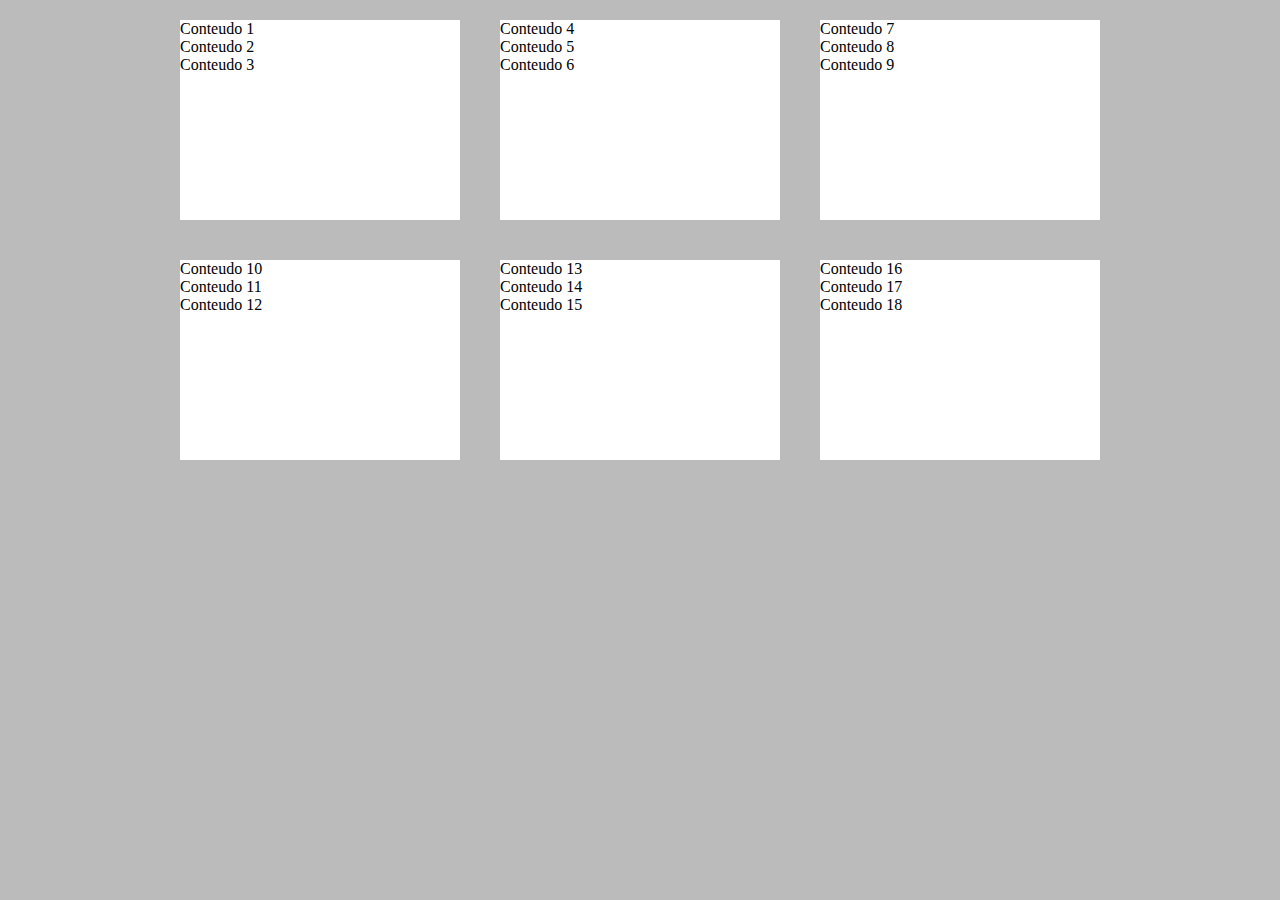
<file: aula-flexbox/index.html>
<!DOCTYPE html>
<html lang="en">

<head>
  <meta charset="UTF-8">
  <meta name="viewport" content="width=device-width, initial-scale=1.0">
  <title>Aula Flexbox</title>

  <link rel="stylesheet" href="css/styles.css">
</head>

<body>
  <div class="container-dos-blocos">
    <div class="bloco">
      <p>Conteudo 1</p>
      <p>Conteudo 2</p>
      <p>Conteudo 3</p>
    </div>

    <div class="bloco">
      <p>Conteudo 4</p>
      <p>Conteudo 5</p>
      <p>Conteudo 6</p>
    </div>

    <div class="bloco">
      <p>Conteudo 7</p>
      <p>Conteudo 8</p>
      <p>Conteudo 9</p>
    </div>

    <div class="bloco">
      <p>Conteudo 10</p>
      <p>Conteudo 11</p>
      <p>Conteudo 12</p>
    </div>

    <div class="bloco">
      <p>Conteudo 13</p>
      <p>Conteudo 14</p>
      <p>Conteudo 15</p>
    </div>

    <div class="bloco">
      <p>Conteudo 16</p>
      <p>Conteudo 17</p>
      <p>Conteudo 18</p>
    </div>

  </div>
</body>

</html>
</file>
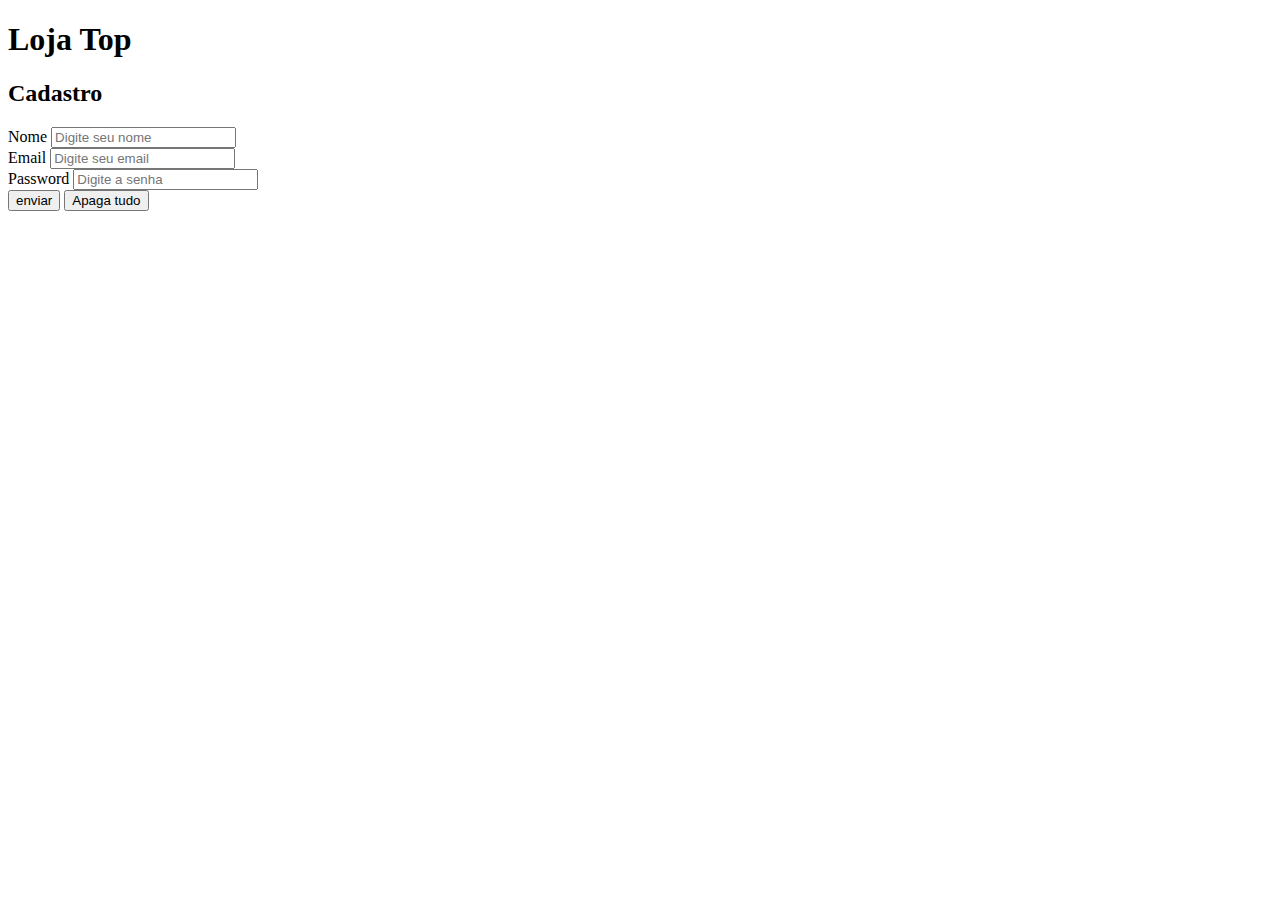
<file: aula-formularios/index.html>
<!DOCTYPE html>
<html lang="pt-br">

<head>
  <meta charset="UTF-8">
  <meta name="viewport" content="width=device-width, initial-scale=1.0">
  <title>Loja Top</title>
</head>

<body>
  <header>
    <nav>
      <h1>Loja Top</h1>
    </nav>
  </header>
  <main>
    <section>
      <h2>Cadastro</h2>

      <form action="obrigado.html">
        <div>
          <label for="ctrl-name">Nome</label>
          <input id="ctrl-name" name="name" type="name" placeholder="Digite seu nome">
        </div>

        <div>
          <label for="ctrl-email">Email</label>
          <input id="ctrl-email" name="email" type="email" placeholder="Digite seu email">
        </div>

        <div>
          <label for="ctrl-password">Password</label>
          <input id="ctrl-password" name="password" type="password" placeholder="Digite a senha">
        </div>

        <input type="submit" value="enviar">
        <input type="reset" value="Apaga tudo" >
      </form>
    </section>
  </main>
</body>

</html>
</file>
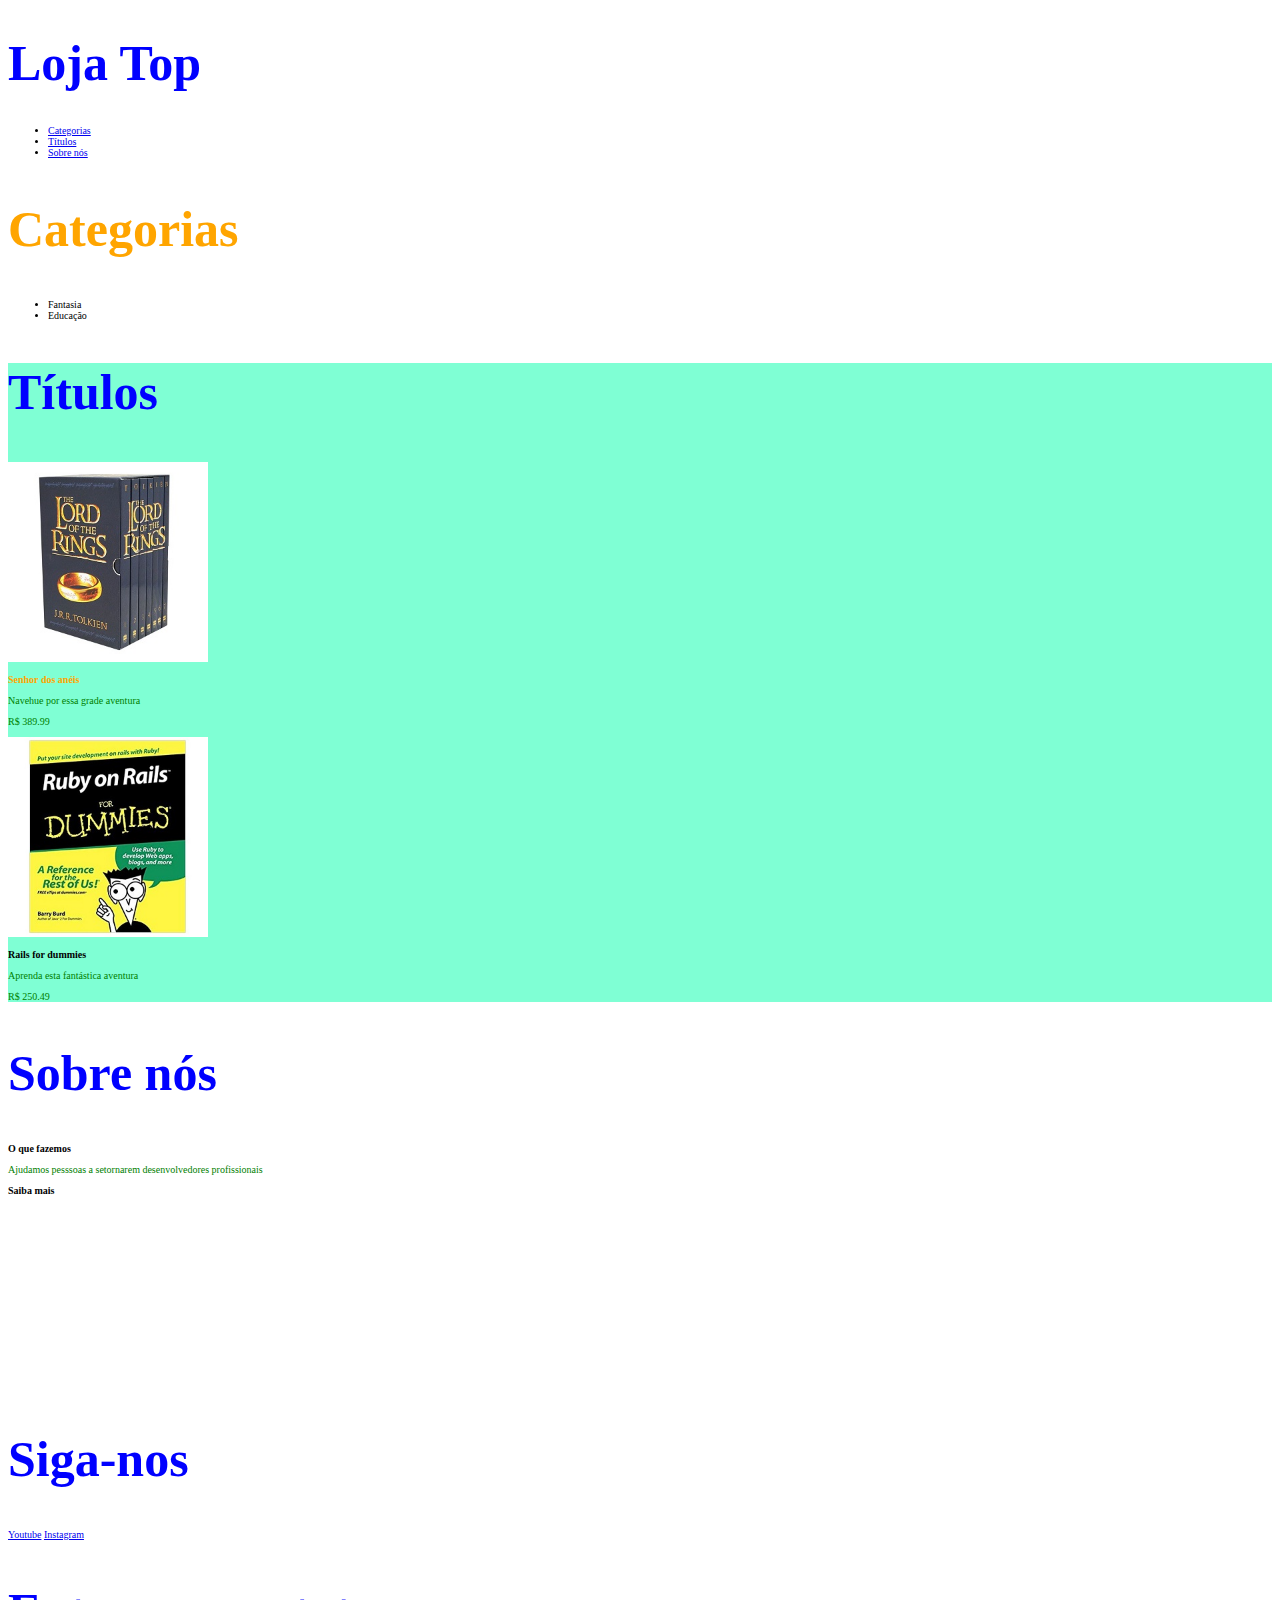
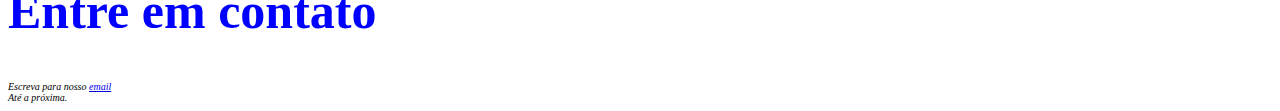
<file: aulas-primeiras-tags/index.html>
<!DOCTYPE html>
<html lang="pt-br">

<head>
  <meta charset="UTF-8">
  <meta name="viewport" content="width=device-width, initial-scale=1.0">
  <title>Loja Top</title>

  <link rel="stylesheet" href="css/styles.css">
</head>

<body>
  <header>
    <nav>
      <h1>Loja Top</h1>
      <ul>
        <li><a href="#categories">Categorias</a></li>
        <li><a href="#titles">Títulos</a></li>
        <li><a href="#about">Sobre nós</a></li>
      </ul>
    </nav>
  </header>

  <main>
    <section id="categories">
      <h2 class="cor-laranja">Categorias</h2>
      <ul>
        <li>Fantasia</li>
        <li>Educação</li>
      </ul>
    </section>
    
    <section id="titles">
      <h2>Títulos</h2>

      <div class="card">
        <img src="img/book1.jpg" alt="O senhor do anéis">
        <div>
          <h3 class="cor-laranja">Senhor dos anéis</h3>
          <p>Navehue por essa grade aventura</p>
          <p><span>R$</span> 389.99</p>
        </div>
      </div>

      <div class="card">
        <img src="img/book2.jpg" alt="Rails for dummies">
        <div>
          <h3>Rails for dummies</h3>
          <p>Aprenda esta fantástica aventura</p>
          <p><span>R$</span> 250.49</p>
        </div>
      </div>

    </section>
    <section>
      <h2 id="about">Sobre nós</h2>
      <h3>O que fazemos</h3>
      <p>Ajudamos pesssoas a setornarem desenvolvedores profissionais</p>
      <h3>Saiba mais</h3>

      <iframe width="320" height="180" src="https://www.youtube.com/embed/6PBJUxIiRBI?si=ewgVn2ZBfWn2a50G"
        title="O que estudar para ser programador" frameborder="0"
        allow="accelerometer; autoplay; clipboard-write; encrypted-media; gyroscope; picture-in-picture; web-share"
        referrerpolicy="strict-origin-when-cross-origin" allowfullscreen>
      </iframe>
    </section>
  </main>
  <footer>

    <div>
      <div>
        <h2>Siga-nos</h2>
        <a href="https://www.youtube.com/@DevSuperior">Youtube</a>
        <a href="https://instagram.com/devsuperior.ig">Instagram</a>
      </div>

      <div>
        <h2>Entre em contato</h2>
        <address>
          Escreva para nosso <a href="albertinesilva_@hotmail.com">email</a><br>Até a próxima.
        </address>
      </div>
    </div>
  </footer>
</body>

</html>
</file>
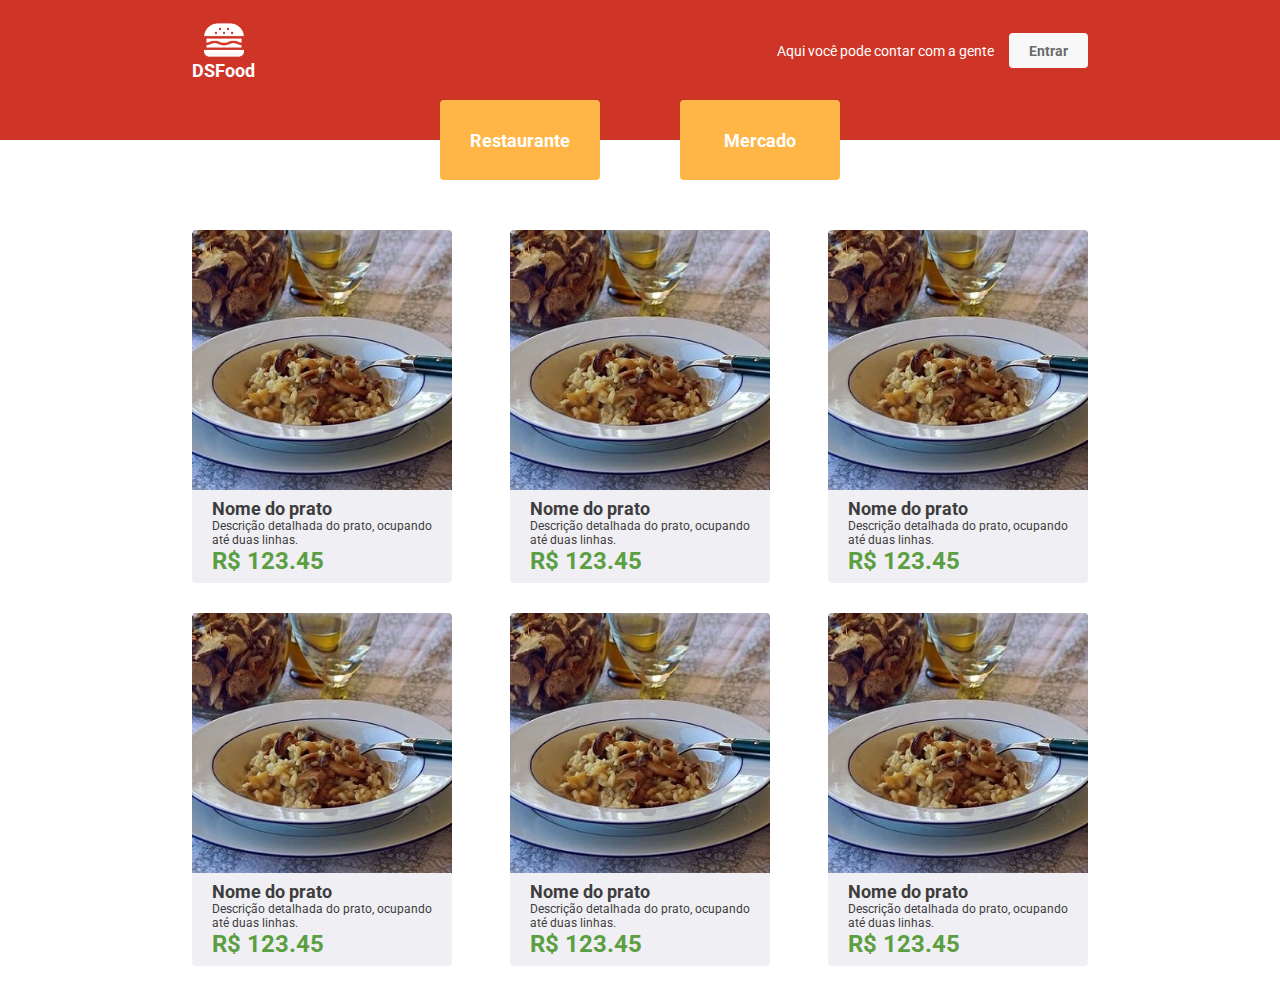
<file: projeto-dsfood/index.html>
<!DOCTYPE html>
<html lang="pt-br">
  <head>
    <meta charset="UTF-8" />
    <meta http-equiv="X-UA-Compatible" content="IE=edge" />
    <meta name="viewport" content="width=device-width, initial-scale=1.0" />
    <title>DSFood</title>

    <link rel="preconnect" href="https://fonts.googleapis.com" />
    <link rel="preconnect" href="https://fonts.gstatic.com" crossorigin />
    <link
      href="https://fonts.googleapis.com/css2?family=Roboto:wght@300;400;700&display=swap"
      rel="stylesheet"
    />

    <link rel="stylesheet" href="css/styles.css" />
  </head>
  <body>
    <header class="nav-container">
      <nav class="nav-main">
        <div class="dsfood-logo">
          <img src="img/dsfood-logo.png" alt="DSFood Logo" />
          <h1>DSFood</h1>
        </div>
        <div class="dsfood-nav-right">
          <p>Aqui você pode contar com a gente</p>
          <button class="dsfood-btn-default">Entrar</button>
        </div>
      </nav>
    </header>
    <main>
      <div class="dsfood-category-container">
        <button class="dsfood-btn-category dsfood-btn-category-mr">Restaurante</button>
        <button class="dsfood-btn-category dsfood-btn-category-ml">Mercado</button>
      </div>
      <section class="dsfood-catalog-section">
        <div class="dsfood-catalog-container">
          <div class="dsfood-catalog-item">
            <img
              class="dsfood-catalog-item-image"
              src="img/prato.jpg"
              alt="Nome do prato"
            />
            <div class="dsfood-catalog-item-details-container">
              <p class="dsfood-catalog-item-title">Nome do prato</p>
              <p class="dsfood-catalog-item-description">Descrição detalhada do prato, ocupando até duas linhas.</p>
              <p class="dsfood-catalog-item-price">R$ 123.45</p>
            </div>
          </div>
          <div class="dsfood-catalog-item">
            <img
              class="dsfood-catalog-item-image"
              src="img/prato.jpg"
              alt="Nome do prato"
            />
            <div class="dsfood-catalog-item-details-container">
              <p class="dsfood-catalog-item-title">Nome do prato</p>
              <p class="dsfood-catalog-item-description">Descrição detalhada do prato, ocupando até duas linhas.</p>
              <p class="dsfood-catalog-item-price">R$ 123.45</p>
            </div>
          </div>
          <div class="dsfood-catalog-item">
            <img
              class="dsfood-catalog-item-image"
              src="img/prato.jpg"
              alt="Nome do prato"
            />
            <div class="dsfood-catalog-item-details-container">
              <p class="dsfood-catalog-item-title">Nome do prato</p>
              <p class="dsfood-catalog-item-description">Descrição detalhada do prato, ocupando até duas linhas.</p>
              <p class="dsfood-catalog-item-price">R$ 123.45</p>
            </div>
          </div>
          <div class="dsfood-catalog-item">
            <img
              class="dsfood-catalog-item-image"
              src="img/prato.jpg"
              alt="Nome do prato"
            />
            <div class="dsfood-catalog-item-details-container">
              <p class="dsfood-catalog-item-title">Nome do prato</p>
              <p class="dsfood-catalog-item-description">Descrição detalhada do prato, ocupando até duas linhas.</p>
              <p class="dsfood-catalog-item-price">R$ 123.45</p>
            </div>
          </div>
          <div class="dsfood-catalog-item">
            <img
              class="dsfood-catalog-item-image"
              src="img/prato.jpg"
              alt="Nome do prato"
            />
            <div class="dsfood-catalog-item-details-container">
              <p class="dsfood-catalog-item-title">Nome do prato</p>
              <p class="dsfood-catalog-item-description">Descrição detalhada do prato, ocupando até duas linhas.</p>
              <p class="dsfood-catalog-item-price">R$ 123.45</p>
            </div>
          </div>
          <div class="dsfood-catalog-item">
            <img
              class="dsfood-catalog-item-image"
              src="img/prato.jpg"
              alt="Nome do prato"
            />
            <div class="dsfood-catalog-item-details-container">
              <p class="dsfood-catalog-item-title">Nome do prato</p>
              <p class="dsfood-catalog-item-description">Descrição detalhada do prato, ocupando até duas linhas.</p>
              <p class="dsfood-catalog-item-price">R$ 123.45</p>
            </div>
          </div>
        </div>
      </section>
    </main>
  </body>
</html>
</file>
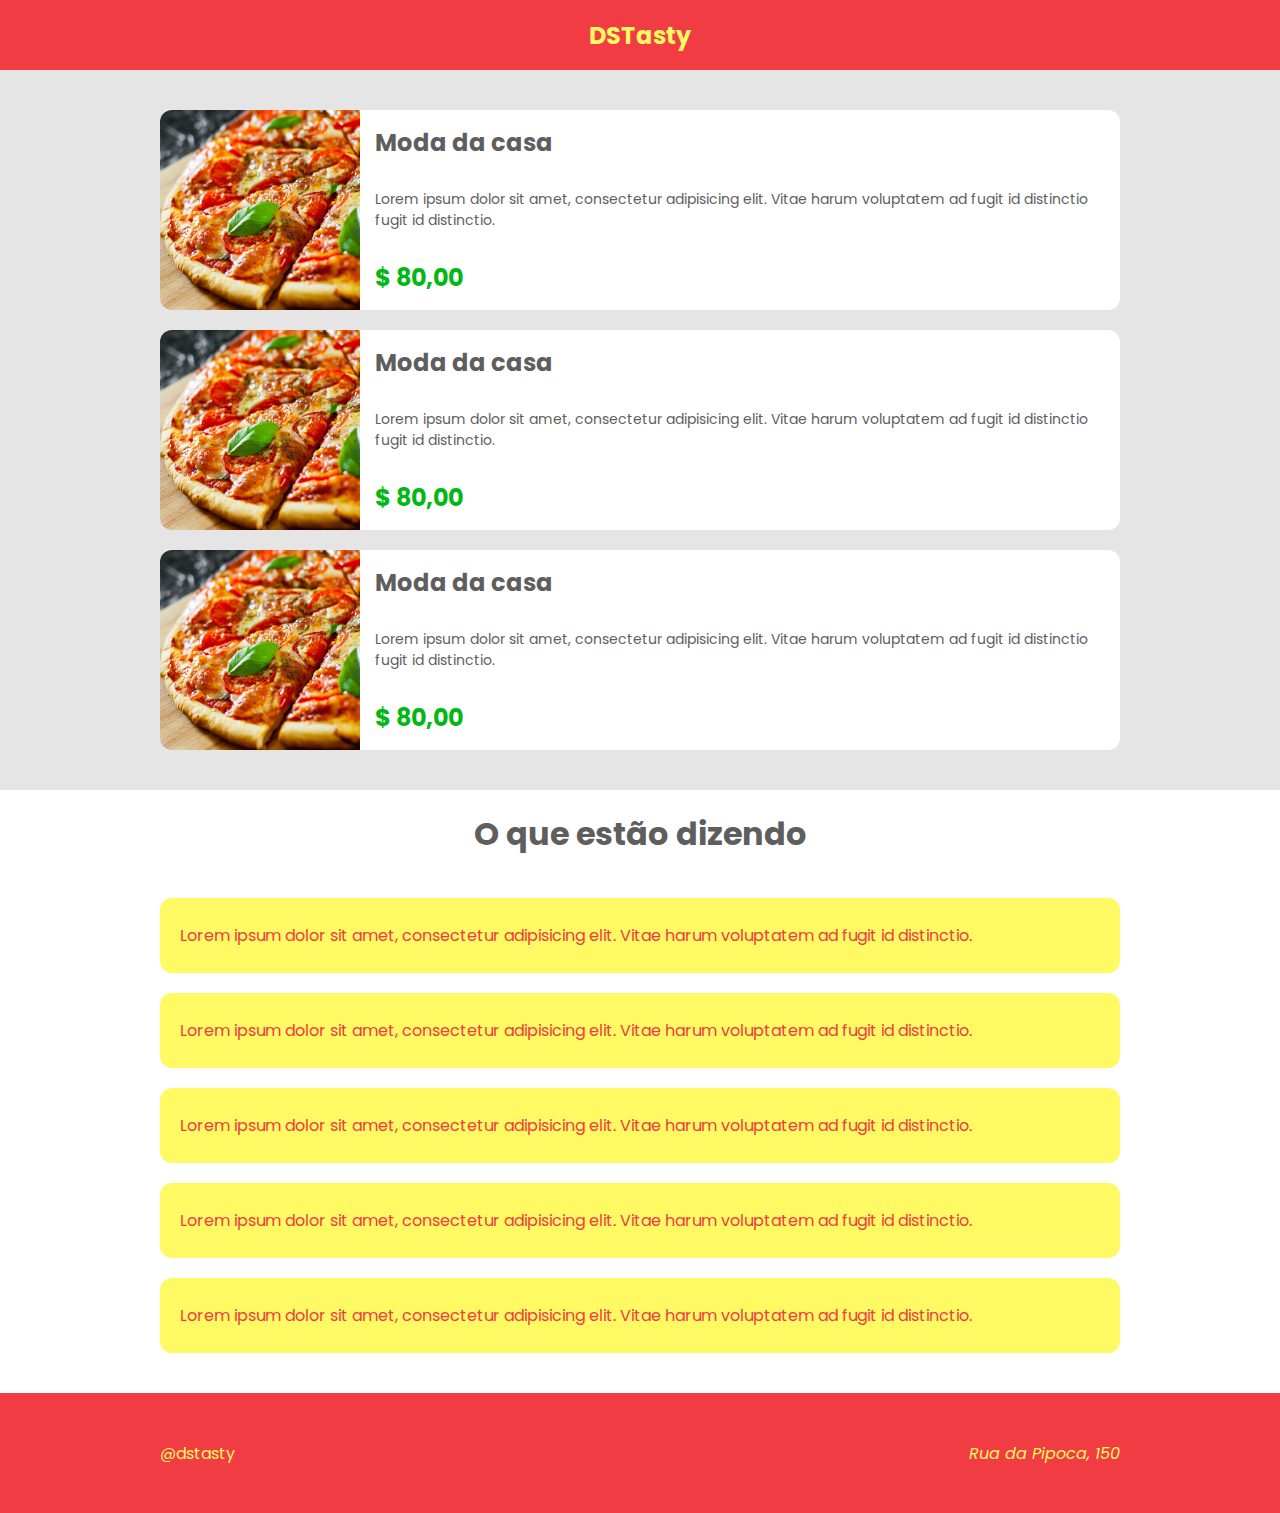
<file: projeto-dstasty/index.html>
<!DOCTYPE html>
<html lang="pt-br">
  <head>
    <meta charset="UTF-8" />
    <meta http-equiv="X-UA-Compatible" content="IE=edge" />
    <meta name="viewport" content="width=device-width, initial-scale=1.0" />
    <title>DSTasty</title>

    <link rel="stylesheet" href="css/styles.css" />
  </head>
  <body>
    <header>
      <nav class="container">
        <h1>DSTasty</h1>
      </nav>
    </header>
    <main>
      <section id="pizzas">
        <div class="container">
          <div class="pizza-card">
            <img src="img/pizza.png" alt="Pizza" />
            <div class="pizza-card-description">
              <h3>Moda da casa</h3>
              <p>
                Lorem ipsum dolor sit amet, consectetur adipisicing elit. Vitae
                harum voluptatem ad fugit id distinctio fugit id distinctio.
              </p>
              <h4>$ 80,00</h4>
            </div>
          </div>
          <div class="pizza-card">
            <img src="img/pizza.png" alt="Pizza" />
            <div class="pizza-card-description">
              <h3>Moda da casa</h3>
              <p>
                Lorem ipsum dolor sit amet, consectetur adipisicing elit. Vitae
                harum voluptatem ad fugit id distinctio fugit id distinctio.
              </p>
              <h4>$ 80,00</h4>
            </div>
          </div>
          <div class="pizza-card">
            <img src="img/pizza.png" alt="Pizza" />
            <div class="pizza-card-description">
              <h3>Moda da casa</h3>
              <p>
                Lorem ipsum dolor sit amet, consectetur adipisicing elit. Vitae
                harum voluptatem ad fugit id distinctio fugit id distinctio.
              </p>
              <h4>$ 80,00</h4>
            </div>
          </div>
        </div>
      </section>
      <section id="comments">
        <div class="container">
          <h2>O que estão dizendo</h2>
          <div class="card-comment">
            <p>
              Lorem ipsum dolor sit amet, consectetur adipisicing elit. Vitae
              harum voluptatem ad fugit id distinctio.
            </p>
          </div>
          <div class="card-comment">
            <p>
              Lorem ipsum dolor sit amet, consectetur adipisicing elit. Vitae
              harum voluptatem ad fugit id distinctio.
            </p>
          </div>
          <div class="card-comment">
            <p>
              Lorem ipsum dolor sit amet, consectetur adipisicing elit. Vitae
              harum voluptatem ad fugit id distinctio.
            </p>
          </div>
          <div class="card-comment">
            <p>
              Lorem ipsum dolor sit amet, consectetur adipisicing elit. Vitae
              harum voluptatem ad fugit id distinctio.
            </p>
          </div>
          <div class="card-comment">
            <p>
              Lorem ipsum dolor sit amet, consectetur adipisicing elit. Vitae
              harum voluptatem ad fugit id distinctio.
            </p>
          </div>
        </div>
      </section>
    </main>
    <footer>
        <div class="container footer-content">
            <a href="#">@dstasty</a>
            <address>Rua da Pipoca, 150</address>
        </div>
    </footer>
  </body>
</html>
</file>
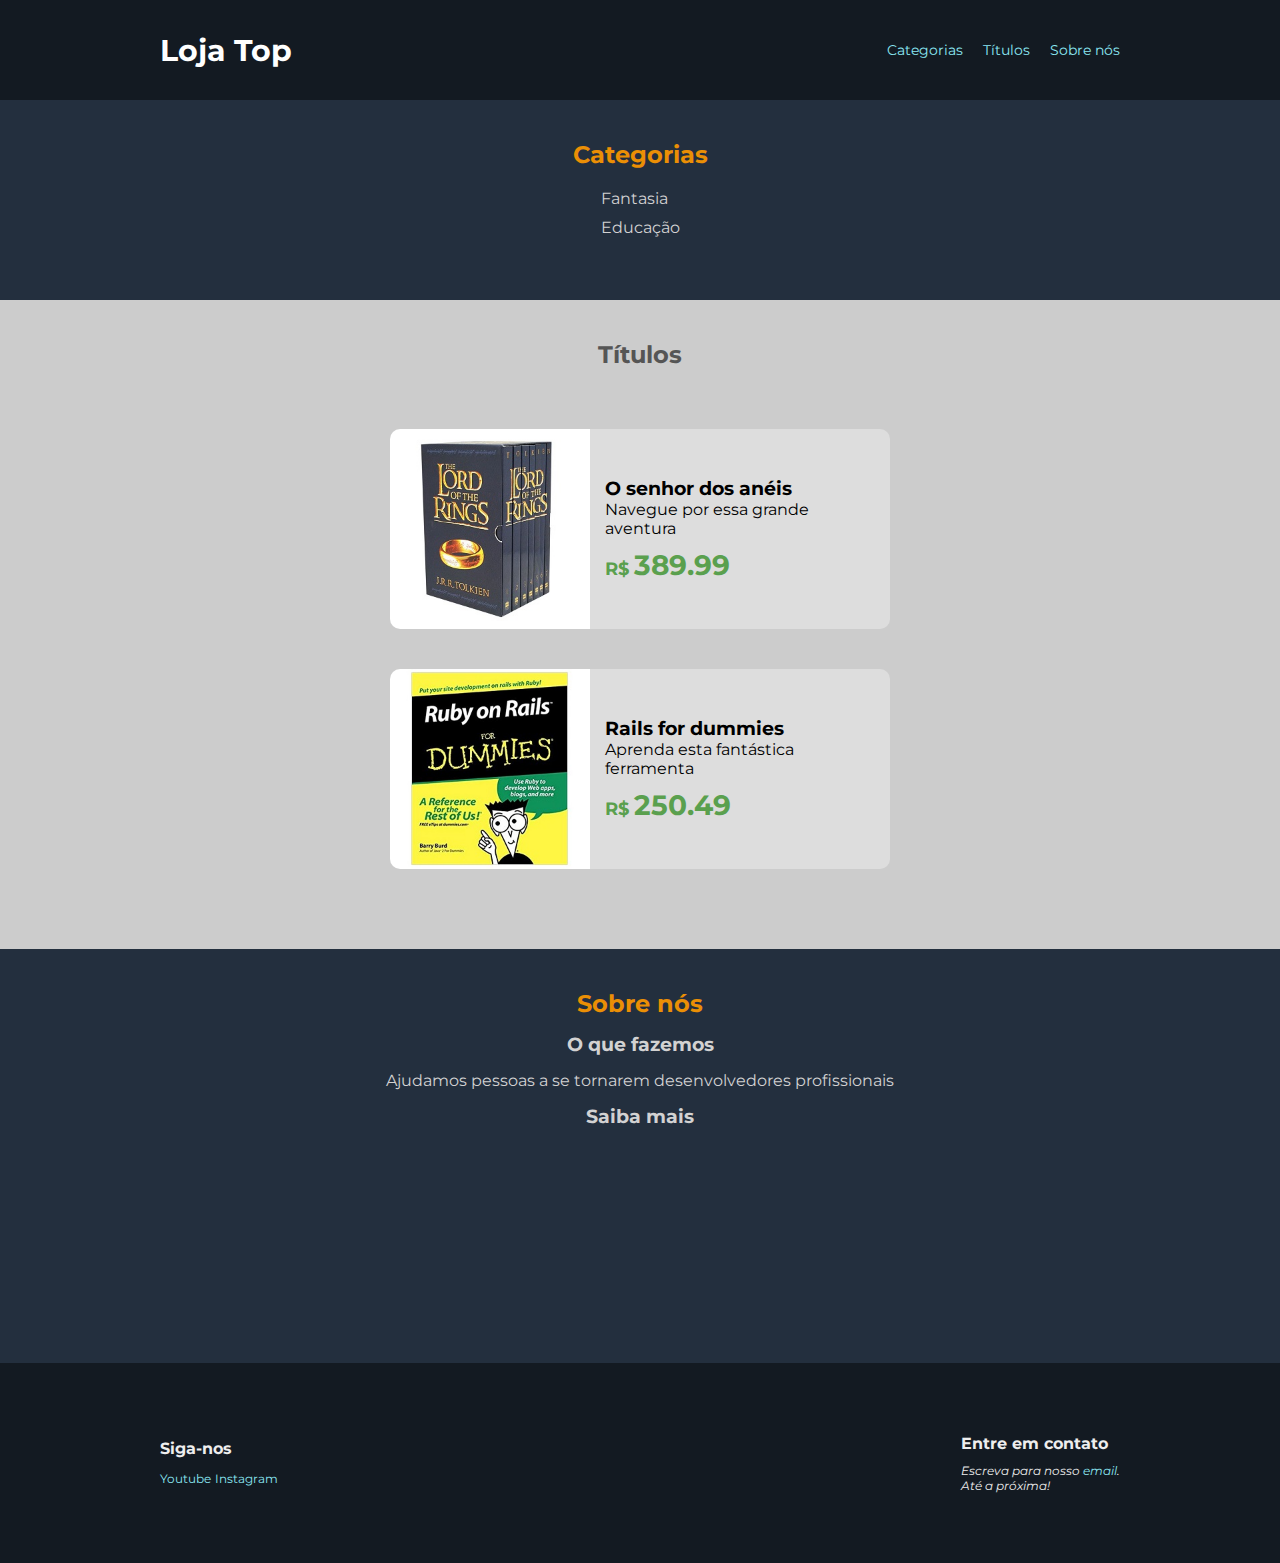
<file: projeto-lojatop/index.html>
<!DOCTYPE html>
<html lang="pt-br">
  <head>
    <meta charset="UTF-8" />
    <meta http-equiv="X-UA-Compatible" content="IE=edge" />
    <meta name="viewport" content="width=device-width, initial-scale=1.0" />
    <title>Loja Top</title>

    <link rel="preconnect" href="https://fonts.googleapis.com" />
    <link rel="preconnect" href="https://fonts.gstatic.com" crossorigin />
    <link
      href="https://fonts.googleapis.com/css2?family=Montserrat:wght@400;700&display=swap"
      rel="stylesheet"
    />

    <link rel="stylesheet" href="css/styles.css" />

  </head>
  <body>
    <header>
      <nav class="nav-main">
        <h1 class="nav-brand">Loja Top</h1>
        <ul class="menu-items">
          <li><a href="#categories">Categorias</a></li>
          <li><a href="#titles">Títulos</a></li>
          <li><a href="#about">Sobre nós</a></li>
        </ul>
      </nav>
    </header>
    <main>
      <section id="categories" class="section-categories">
        <h2>Categorias</h2>
        <ul class="categories-list">
          <li>Fantasia</li>
          <li>Educação</li>
        </ul>
      </section>
      <section id="titles" class="section-titles">
        <h2>Títulos</h2>
        <div class="title-card">
          <img class="title-card-img" src="img/book1.jpg" alt="O senhor dos anéis" />
          <div class="title-card-description">
            <h3>O senhor dos anéis</h3>
            <p>Navegue por essa grande aventura</p>
            <p class="title-price"><span>R$ </span>389.99</p>
          </div>
        </div>
        <div class="title-card">
          <img class="title-card-img" src="img/book2.jpg" alt="Rails for dummies" />
          <div class="title-card-description">
            <h3>Rails for dummies</h3>
            <p>Aprenda esta fantástica ferramenta</p>
            <p class="title-price"><span>R$ </span>250.49</p>
          </div>
        </div>
      </section>
      <section id="about" class="section-about">
        <h2>Sobre nós</h2>
        <h3>O que fazemos</h3>
        <p>Ajudamos pessoas a se tornarem desenvolvedores profissionais</p>
        <h3>Saiba mais</h3>
        <iframe
          width="320"
          height="180"
          src="https://www.youtube.com/embed/6PBJUxIiRBI"
          frameborder="0"
          allowfullscreen
          >Lalala</iframe
        >
      </section>
    </main>
    <footer>
      <div class="footer-content">
        <div>
          <h2>Siga-nos</h2>
          <a href="https://www.youtube.com/devsuperior">Youtube</a>
          <a href="https://www.instagram.com/devsuperior.ig">Instagram</a>
        </div>
        <div>
          <h2>Entre em contato</h2>
          <address>
            Escreva para nosso <a href="mailto:contato@devsuperior.com">email</a>.<br>
            Até a próxima!
          </address>
        </div>
      </div>
    </footer>
  </body>
</html>
</file>
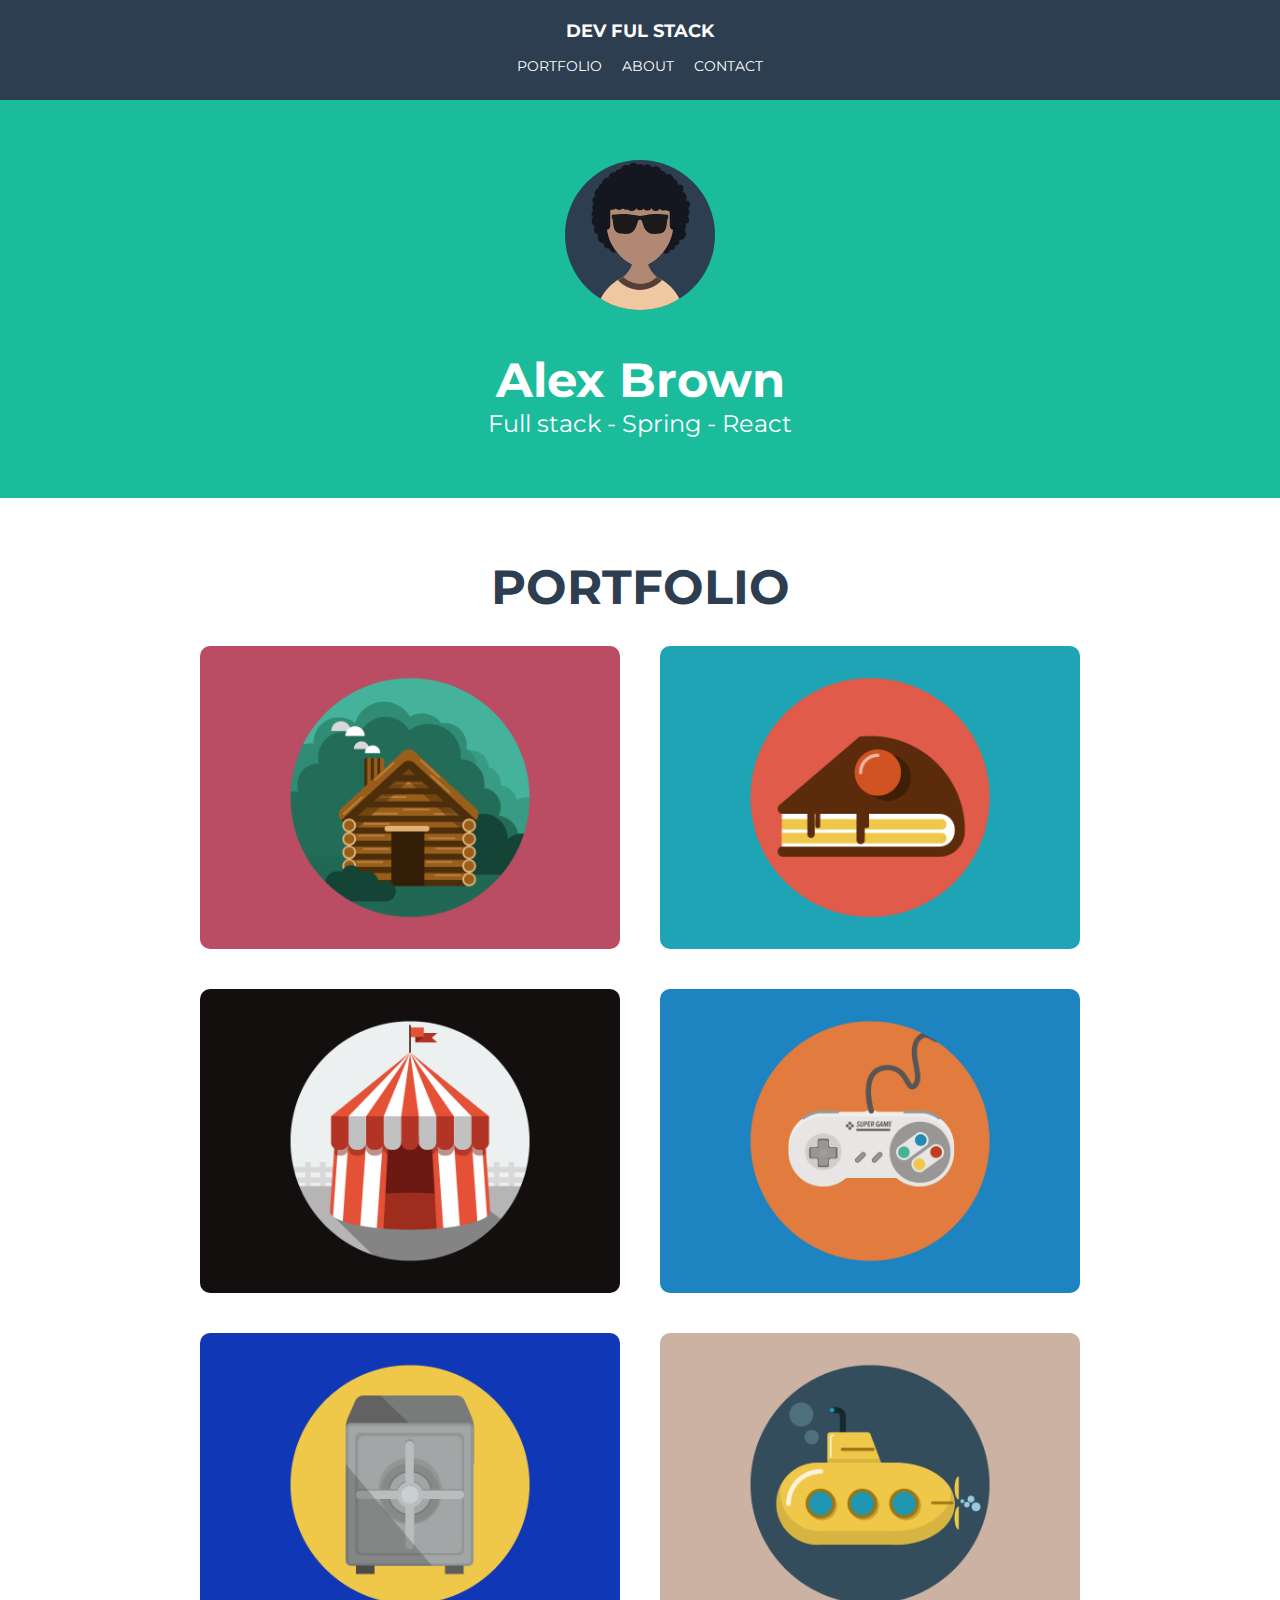
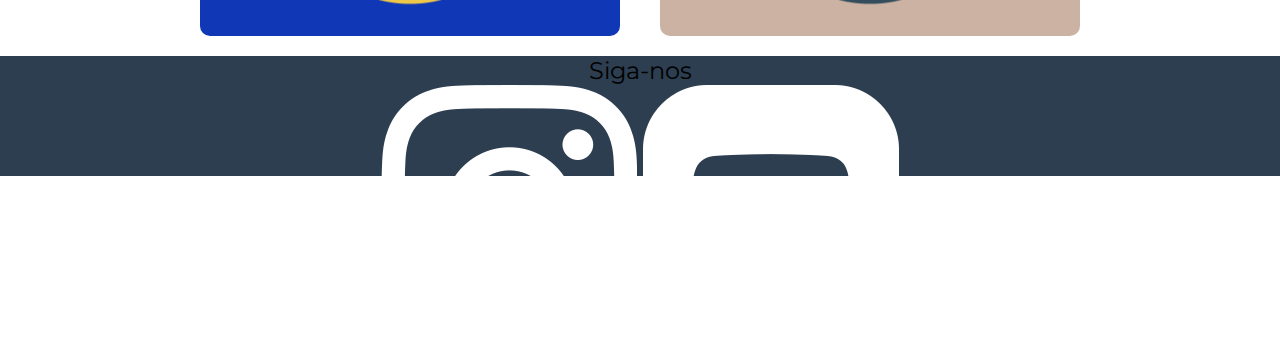
<file: projeto-profile/index.html>
<!DOCTYPE html>
<html lang="pt-br">

<head>
  <meta charset="UTF-8">
  <meta name="viewport" content="width=device-width, initial-scale=1.0">
  <title>Meu Perfil</title>

  <link rel="preconnect" href="https://fonts.googleapis.com" />
  <link rel="preconnect" href="https://fonts.gstatic.com" crossorigin />
  <link href="https://fonts.googleapis.com/css2?family=Montserrat:wght@400;700&display=swap" rel="stylesheet" />

  <link rel="stylesheet" href="css/styles.css">
</head>

<body>
  <header class="nav-container">
    <nav class="nav-main">
      <a class="nav-brand" href="#">Dev Ful Stack</a>
      <ul class="menu-items">
        <li><a href="#portfolio">Portfolio</a></li>
        <li><a href="#">About</a></li>
        <li><a href="https://github.com/Albertinesilva" target="_blank">Contact</a></li>
      </ul>
    </nav>
  </header>
  <main>
    <section class="profile-container">
      <div class="profile-avatar">
        <img src="img/profile.svg" alt="\Meu perfil">
      </div>
      <h1 class="profile-title">Alex Brown</h1>
      <p class="profile-description">Full stack - Spring - React</p>
    </section>
    <section id="portfolio">
      <h2 class="portfolio-title">Portfolio</h2>

      <div class="portfolio-container">
        <img class="portfolio-item" src="img/portfolio1.png" alt="Portfolio 1">
        <img class="portfolio-item" src="img/portfolio2.png" alt="Portfolio 2">
        <img class="portfolio-item" src="img/portfolio3.png" alt="Portfolio 3">
        <img class="portfolio-item" src="img/portfolio4.png" alt="Portfolio 4">
        <img class="portfolio-item" src="img/portfolio5.png" alt="Portfolio 5">
        <img class="portfolio-item" src="img/portfolio6.png" alt="Portfolio 6">
      </div>
    </section>
  </main>
  <footer>
    <div>Siga-nos</div>
    <div>
      <a href="#"><img src="img/instagram.png" alt="Instagram"></a>
      <a href="#"><img src="img/youtube.png" alt="Youtube"></a>
    </div>
  </footer>
</body>

</html>
</file>
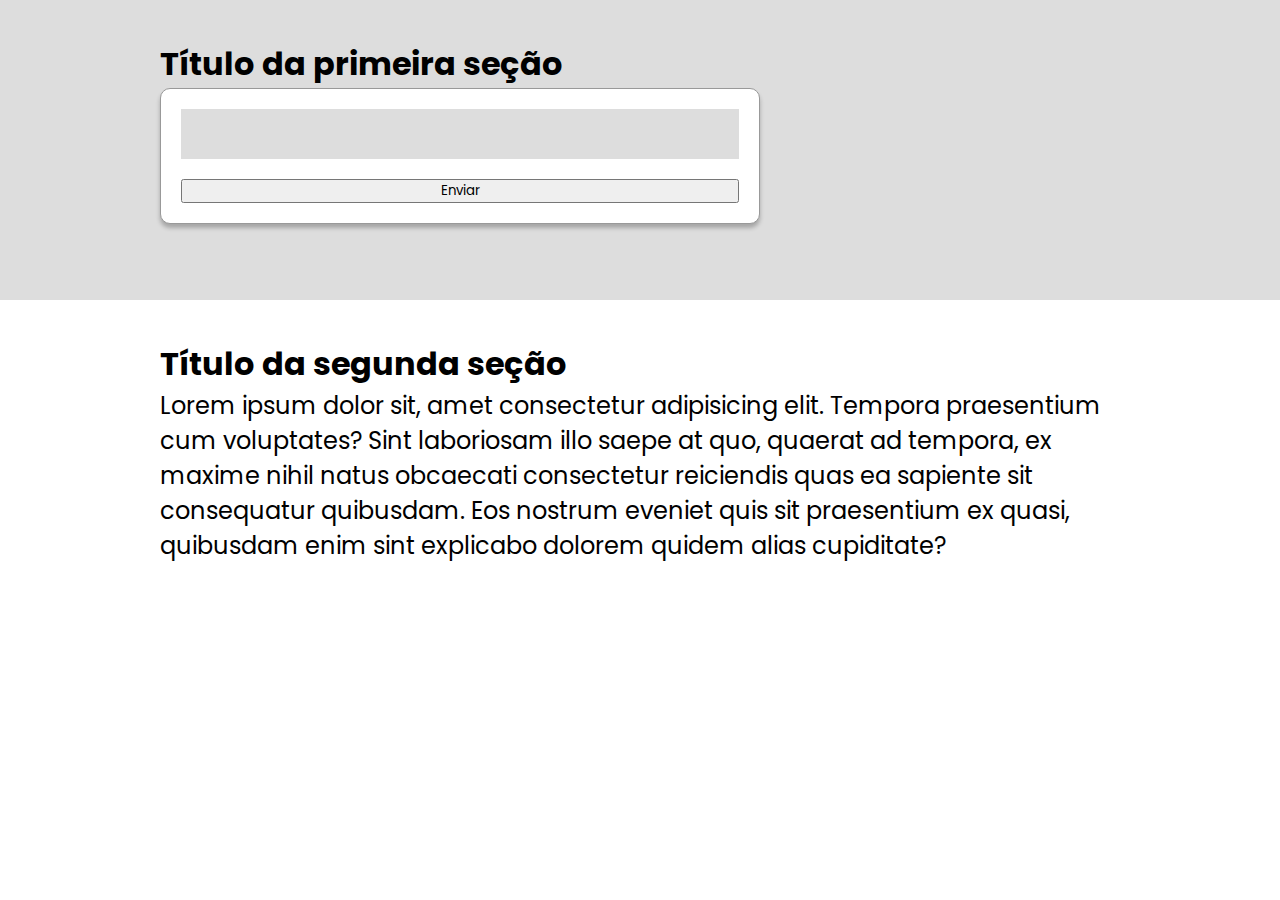
<file: aulas/aula-borda-sombra/index.html>
<!DOCTYPE html>
<html lang="pt-br">
  <head>
    <meta charset="UTF-8" />
    <meta http-equiv="X-UA-Compatible" content="IE=edge" />
    <meta name="viewport" content="width=device-width, initial-scale=1.0" />
    <title>Document</title>

    <link rel="stylesheet" href="css/styles.css" />
  </head>
  <body>
    <main>
      <section class="generic-section bg-gray">
        <div class="container">
          <h2>Título da primeira seção</h2>
          <div class="form-card">
            <form action="#">
              <input type="text" />
              <button type="submit">Enviar</button>
            </form>
          </div>
        </div>
      </section>
      <section class="generic-section">
        <div class="container">
          <h2>Título da segunda seção</h2>
          <p>
            Lorem ipsum dolor sit, amet consectetur adipisicing elit. Tempora
            praesentium cum voluptates? Sint laboriosam illo saepe at quo,
            quaerat ad tempora, ex maxime nihil natus obcaecati consectetur
            reiciendis quas ea sapiente sit consequatur quibusdam. Eos nostrum
            eveniet quis sit praesentium ex quasi, quibusdam enim sint explicabo
            dolorem quidem alias cupiditate?
          </p>
        </div>
      </section>
    </main>
  </body>
</html>
</file>
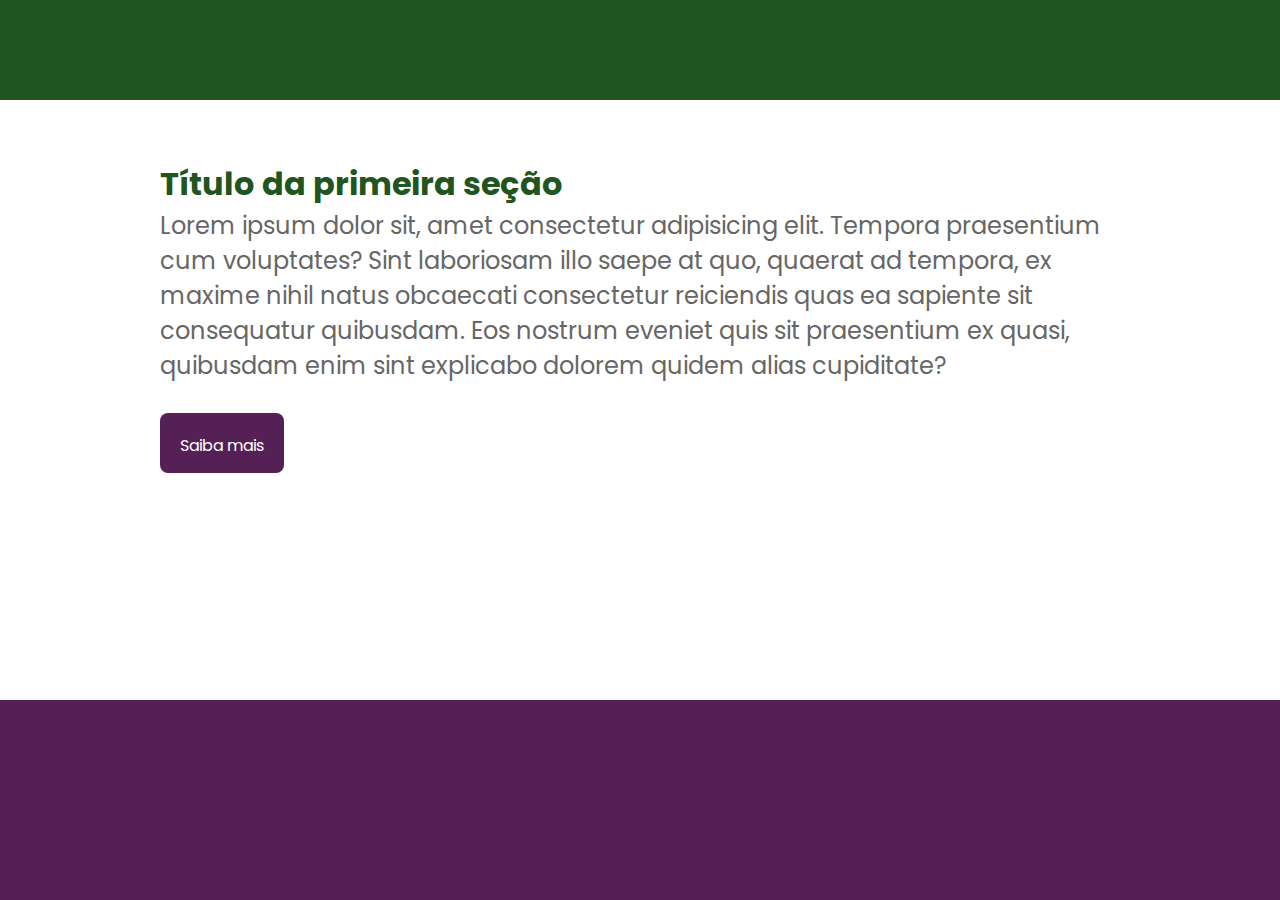
<file: aulas/aula-calc-vh-vw/index.html>
<!DOCTYPE html>
<html lang="pt-br">
  <head>
    <meta charset="UTF-8" />
    <meta http-equiv="X-UA-Compatible" content="IE=edge" />
    <meta name="viewport" content="width=device-width, initial-scale=1.0" />
    <title>Document</title>

    <link rel="stylesheet" href="css/styles.css" />
  </head>
  <body>
    <header>
      <nav></nav>
    </header>
    <main>
      <section class="generic-section">
        <div class="container">
          <h2>Título da primeira seção</h2>
          <p>
            Lorem ipsum dolor sit, amet consectetur adipisicing elit. Tempora
            praesentium cum voluptates? Sint laboriosam illo saepe at quo,
            quaerat ad tempora, ex maxime nihil natus obcaecati consectetur
            reiciendis quas ea sapiente sit consequatur quibusdam. Eos nostrum
            eveniet quis sit praesentium ex quasi, quibusdam enim sint explicabo
            dolorem quidem alias cupiditate?
          </p>
          <div class="buttons-container">
            <a class="link-button" href="#">Saiba mais</a>
          </div>
        </div>
      </section>
    </main>
    <footer></footer>
  </body>
</html>
</file>
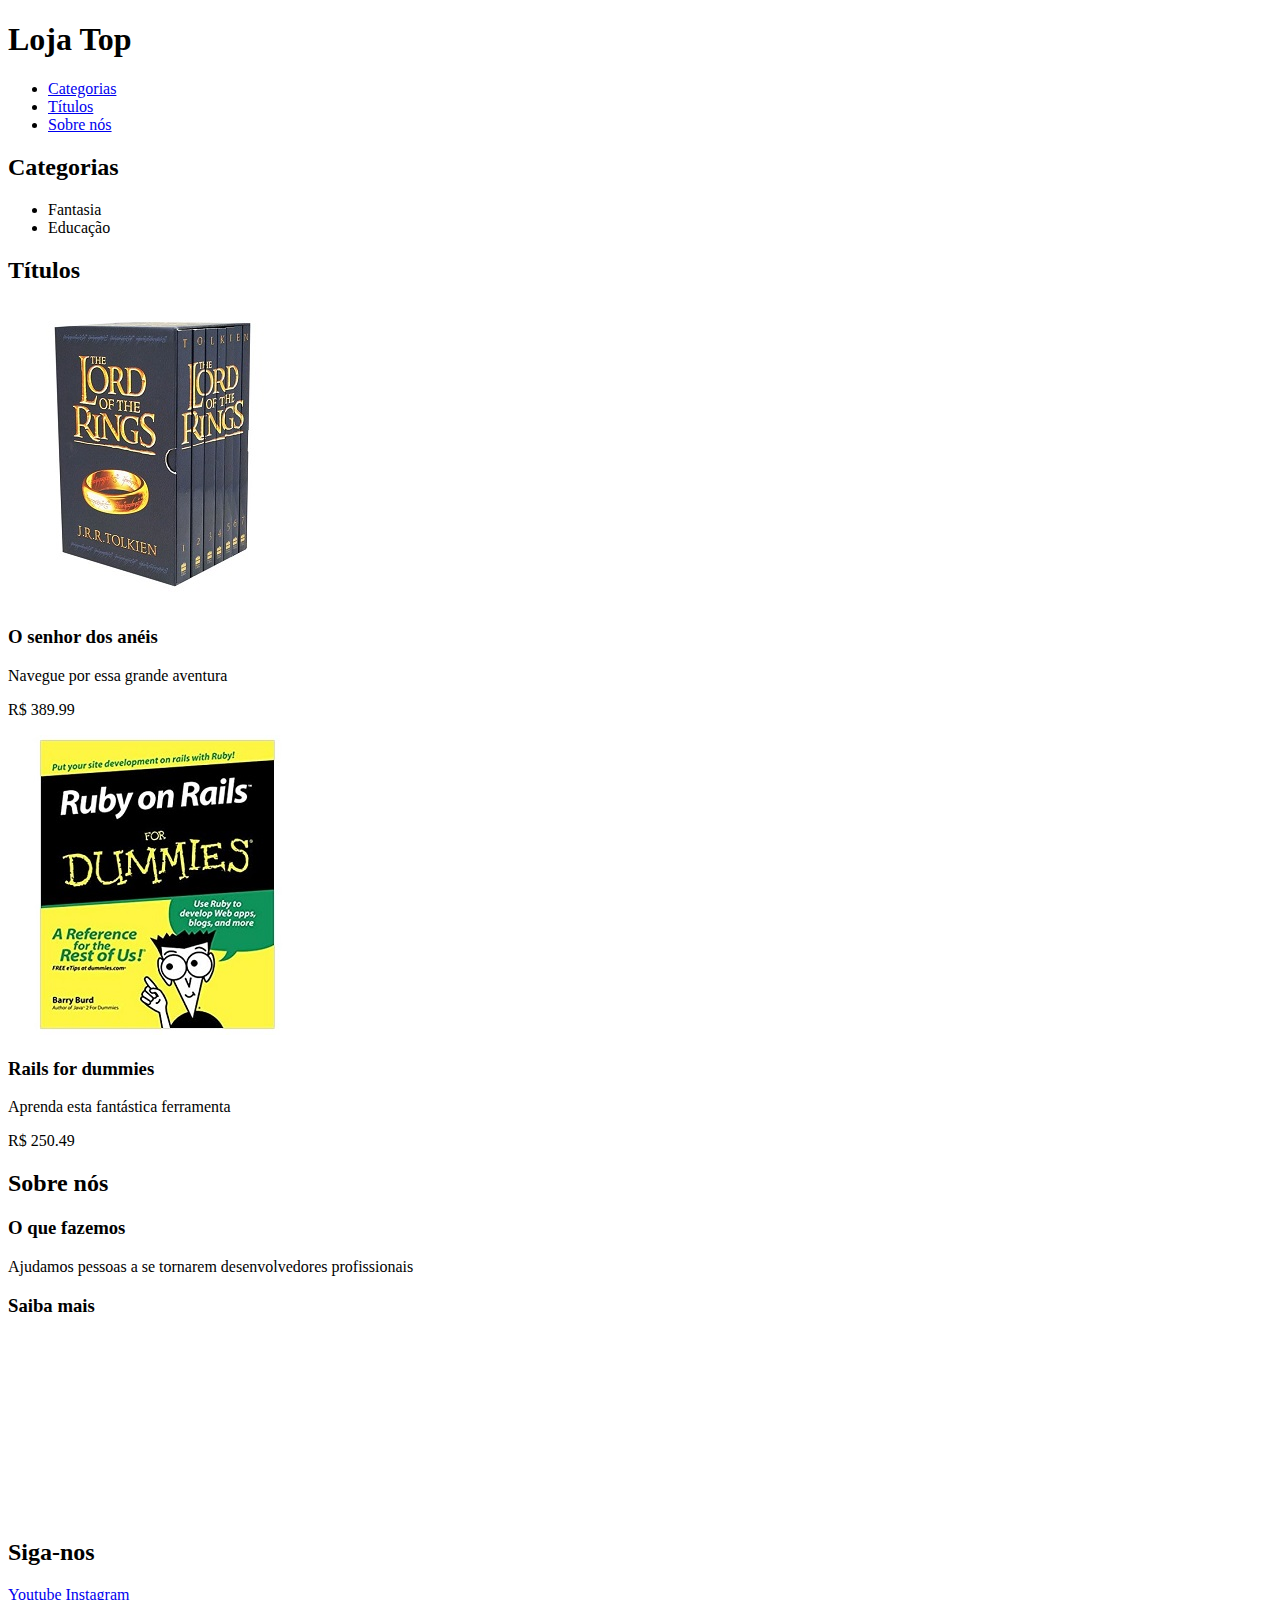
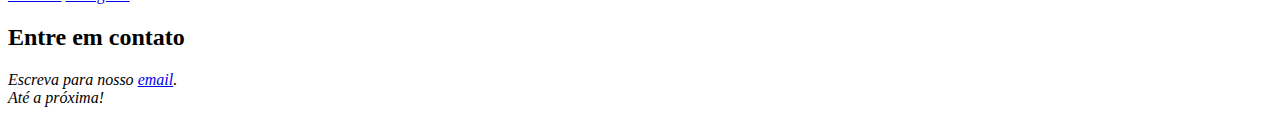
<file: aulas/aula-div-span/index.html>
<!DOCTYPE html>
<html lang="pt-br">
  <head>
    <meta charset="UTF-8" />
    <meta http-equiv="X-UA-Compatible" content="IE=edge" />
    <meta name="viewport" content="width=device-width, initial-scale=1.0" />
    <title>Loja Top</title>
  </head>
  <body>
    <header>
      <nav>
        <h1>Loja Top</h1>
        <ul>
          <li><a href="#categories">Categorias</a></li>
          <li><a href="#titles">Títulos</a></li>
          <li><a href="#about">Sobre nós</a></li>
        </ul>
      </nav>
    </header>
    <main>
      <section id="categories">
        <h2>Categorias</h2>
        <ul>
          <li>Fantasia</li>
          <li>Educação</li>
        </ul>
      </section>
      <section id="titles">
        <h2>Títulos</h2>
        <div>
          <img src="img/book1.jpg" alt="O senhor dos anéis" />
          <div>
            <h3>O senhor dos anéis</h3>
            <p>Navegue por essa grande aventura</p>
            <p><span>R$ </span>389.99</p>
          </div>
        </div>
        <div>
          <img src="img/book2.jpg" alt="Rails for dummies" />
          <div>
            <h3>Rails for dummies</h3>
            <p>Aprenda esta fantástica ferramenta</p>
            <p><span>R$ </span>250.49</p>
          </div>
        </div>
      </section>
      <section id="about">
        <h2>Sobre nós</h2>
        <h3>O que fazemos</h3>
        <p>Ajudamos pessoas a se tornarem desenvolvedores profissionais</p>
        <h3>Saiba mais</h3>
        <iframe
          width="320"
          height="180"
          src="https://www.youtube.com/embed/6PBJUxIiRBI"
          frameborder="0"
          allowfullscreen
          >Lalala</iframe
        >
      </section>
    </main>
    <footer>
      <div>
        <div>
          <h2>Siga-nos</h2>
          <a href="https://www.youtube.com/devsuperior">Youtube</a>
          <a href="https://www.instagram.com/devsuperior.ig">Instagram</a>
        </div>
        <div>
          <h2>Entre em contato</h2>
          <address>
            Escreva para nosso <a href="mailto:contato@devsuperior.com">email</a>.<br>
            Até a próxima!
          </address>
        </div>
      </div>
    </footer>
  </body>
</html>
</file>
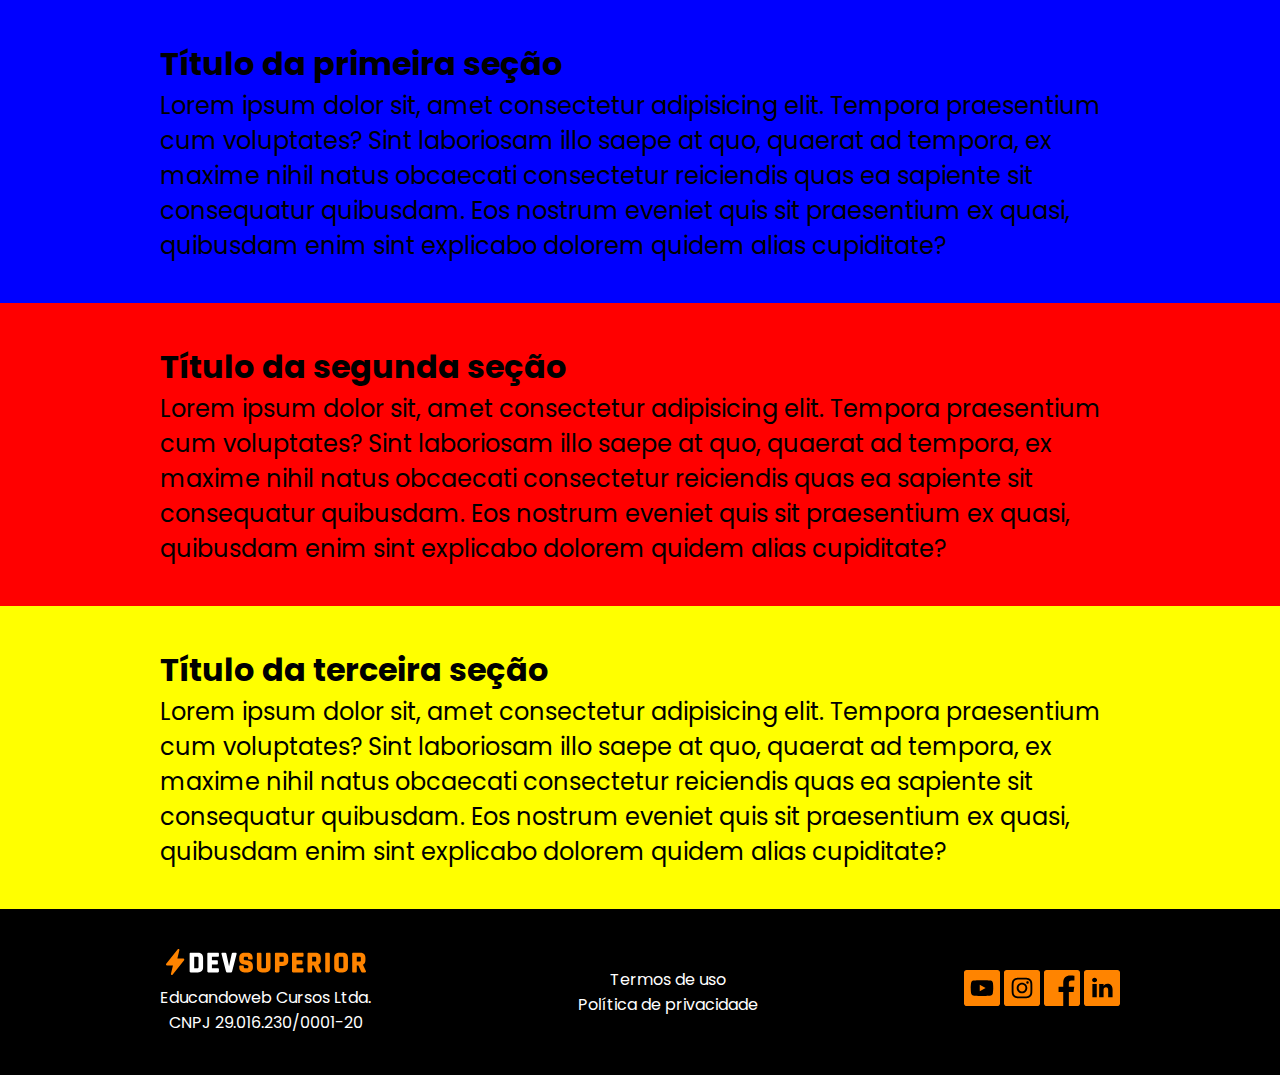
<file: aulas/aula-footer-flexbox/index.html>
<!DOCTYPE html>
<html lang="pt-br">
  <head>
    <meta charset="UTF-8" />
    <meta http-equiv="X-UA-Compatible" content="IE=edge" />
    <meta name="viewport" content="width=device-width, initial-scale=1.0" />
    <title>Document</title>

    <link rel="stylesheet" href="css/styles.css" />
  </head>
  <body>
    <main>
      <section class="generic-section bg-blue">
        <div class="container">
          <h2>Título da primeira seção</h2>
          <p>
            Lorem ipsum dolor sit, amet consectetur adipisicing elit. Tempora
            praesentium cum voluptates? Sint laboriosam illo saepe at quo,
            quaerat ad tempora, ex maxime nihil natus obcaecati consectetur
            reiciendis quas ea sapiente sit consequatur quibusdam. Eos nostrum
            eveniet quis sit praesentium ex quasi, quibusdam enim sint explicabo
            dolorem quidem alias cupiditate?
          </p>
        </div>
      </section>
      <section class="generic-section bg-red">
        <div class="container">
          <h2>Título da segunda seção</h2>
          <p>
            Lorem ipsum dolor sit, amet consectetur adipisicing elit. Tempora
            praesentium cum voluptates? Sint laboriosam illo saepe at quo,
            quaerat ad tempora, ex maxime nihil natus obcaecati consectetur
            reiciendis quas ea sapiente sit consequatur quibusdam. Eos nostrum
            eveniet quis sit praesentium ex quasi, quibusdam enim sint explicabo
            dolorem quidem alias cupiditate?
          </p>
        </div>
      </section>
      <section class="generic-section bg-yellow">
        <div class="container">
          <h2>Título da terceira seção</h2>
          <p>
            Lorem ipsum dolor sit, amet consectetur adipisicing elit. Tempora
            praesentium cum voluptates? Sint laboriosam illo saepe at quo,
            quaerat ad tempora, ex maxime nihil natus obcaecati consectetur
            reiciendis quas ea sapiente sit consequatur quibusdam. Eos nostrum
            eveniet quis sit praesentium ex quasi, quibusdam enim sint explicabo
            dolorem quidem alias cupiditate?
          </p>
        </div>
      </section>
    </main>
    <footer>
      <div class="container footer-content">
        <div class="footer-company-container">
          <img src="img/logo-devsuperior.svg" alt="Logo Devsuperior" />
          <p>Educandoweb Cursos Ltda.</p>
          <p>CNPJ 29.016.230/0001-20</p>
        </div>
        <div class="footer-links-container">
          <a href="termos.html">Termos de uso</a>
          <a href="privacidade.html">Política de privacidade</a>
        </div>
        <div>
          <a href="#"><img src="img/youtube.svg" alt="Youtube" /></a>
          <a href="#"><img src="img/instagram.svg" alt="Instagram" /></a>
          <a href="#"><img src="img/facebook.svg" alt="Facebook" /></a>
          <a href="#"><img src="img/linkedin.svg" alt="Linkedin" /></a>
        </div>
      </div>
    </footer>
  </body>
</html>
</file>
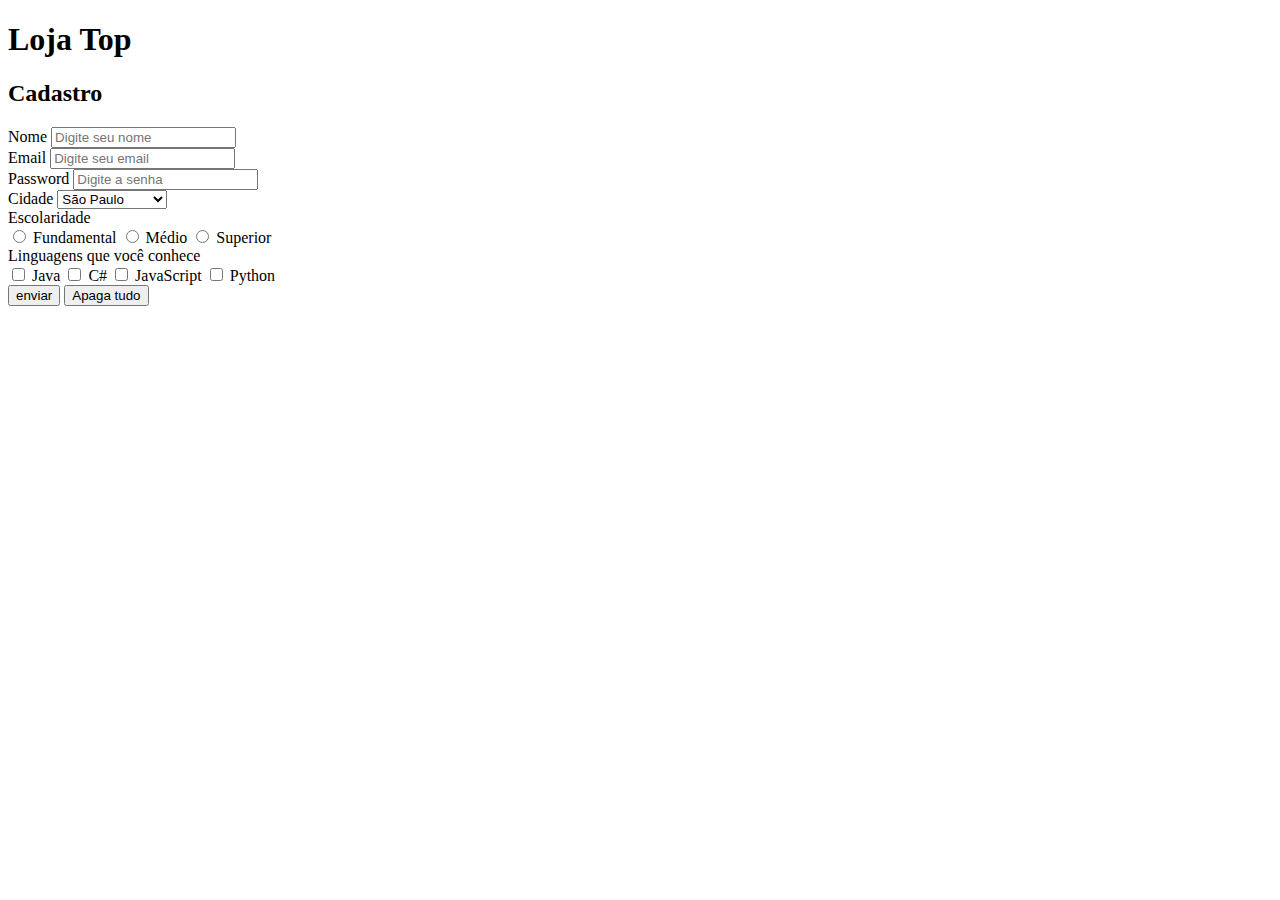
<file: aulas/aula-formularios/index.html>
<!DOCTYPE html>
<html lang="pt-br">

<head>
  <meta charset="UTF-8">
  <meta name="viewport" content="width=device-width, initial-scale=1.0">
  <title>Loja Top</title>
</head>

<body>
  <header>
    <nav>
      <h1>Loja Top</h1>
    </nav>
  </header>
  <main>
    <section>
      <h2>Cadastro</h2>

      <form action="obrigado.html">
        <div>
          <label for="ctrl-name">Nome</label>
          <input id="ctrl-name" name="name" type="name" placeholder="Digite seu nome">
        </div>

        <div>
          <label for="ctrl-email">Email</label>
          <input id="ctrl-email" name="email" type="email" placeholder="Digite seu email">
        </div>

        <div>
          <label for="ctrl-password">Password</label>
          <input id="ctrl-password" name="password" type="password" placeholder="Digite a senha">
        </div>

        <div>
          <label for="ctrl-city">Cidade</label>
          <select name="city" id="ctrl-city">
            <option value="1">São Paulo</option>
            <option value="2">Belo Horizonte</option>
            <option value="3">Recife</option>
            <option value="4">Porto Alegre</option>
          </select>
        </div>

        <div>
          <label for="ctrl-level">Escolaridade</label>
          <div>
            <input type="radio" name="level" id="ctrl-level-1">
            <label for="ctrl-level-1">Fundamental</label>
            <input type="radio" name="level" id="ctrl-level-2">
            <label for="ctrl-level-2">Médio</label>
            <input type="radio" name="level" id="ctrl-level-3">
            <label for="ctrl-level-3">Superior</label>
          </div>
        </div>

        <div>
          <label for="ctrl-languages">Linguagens que você conhece</label>
          <div id="ctrl-languages">
            <input id="ctrl-languages-java" name="language1" type="checkbox">
            <label for="ctrl-languages-java">Java</label>
            <input id="ctrl-languages-csharp" name="language2" type="checkbox">
            <label for="ctrl-languages-csharp">C#</label>
            <input id="ctrl-languages-js" name="language3" type="checkbox">
            <label for="ctrl-languages-js">JavaScript</label>
            <input id="ctrl-languages-python" name="language4" type="checkbox">
            <label for="ctrl-languages-python">Python</label>
          </div>
        </div>

        <input type="submit" value="enviar">
        <input type="reset" value="Apaga tudo">
      </form>
    </section>
  </main>
</body>

</html>
</file>
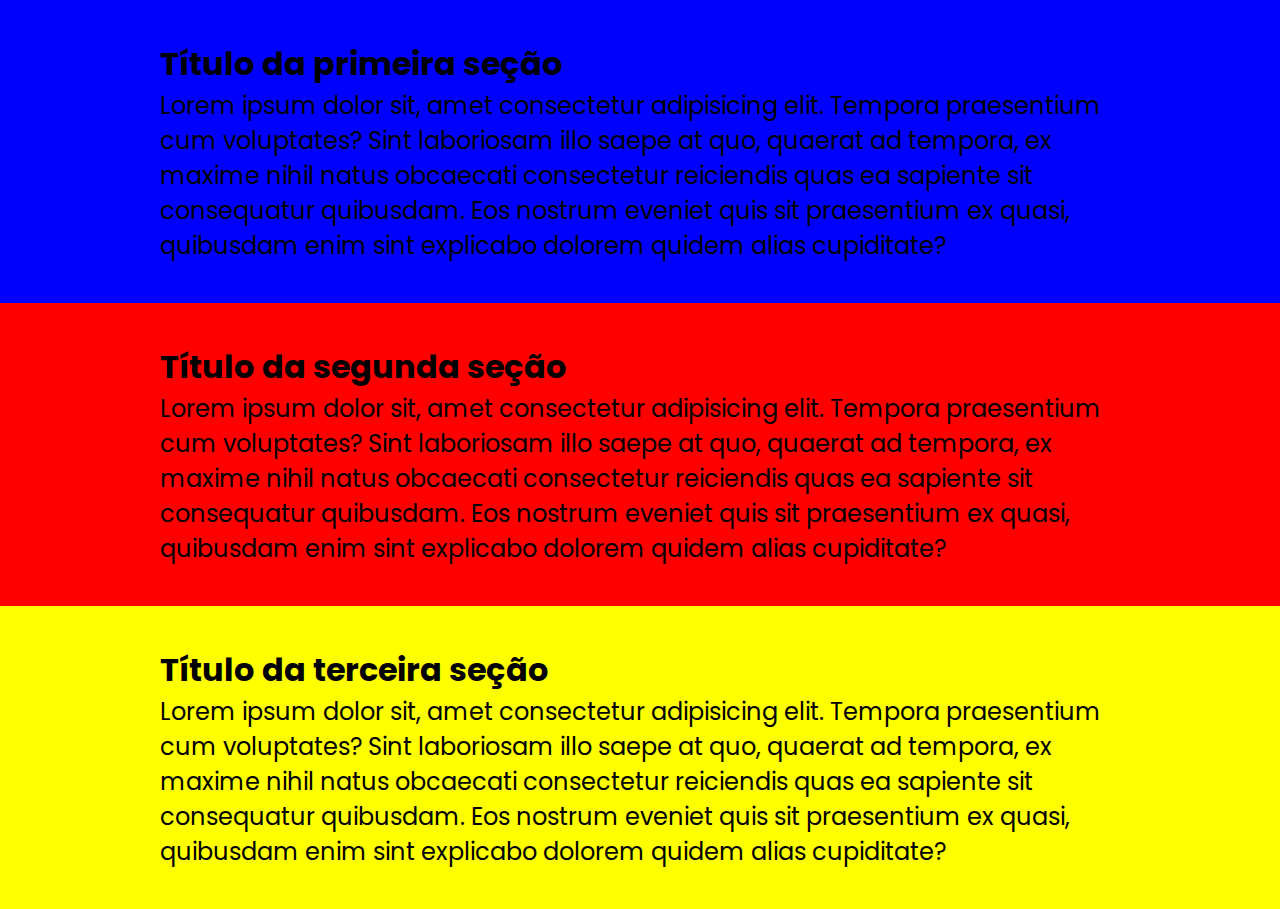
<file: aulas/aula-google-fonts/index.html>
<!DOCTYPE html>
<html lang="pt-br">
  <head>
    <meta charset="UTF-8" />
    <meta http-equiv="X-UA-Compatible" content="IE=edge" />
    <meta name="viewport" content="width=device-width, initial-scale=1.0" />
    <title>Document</title>

    <link rel="stylesheet" href="css/styles.css" />
  </head>
  <body>
    <main>
      <section class="generic-section bg-blue">
        <div class="container">
          <h2>Título da primeira seção</h2>
          <p>
            Lorem ipsum dolor sit, amet consectetur adipisicing elit. Tempora
            praesentium cum voluptates? Sint laboriosam illo saepe at quo,
            quaerat ad tempora, ex maxime nihil natus obcaecati consectetur
            reiciendis quas ea sapiente sit consequatur quibusdam. Eos nostrum
            eveniet quis sit praesentium ex quasi, quibusdam enim sint explicabo
            dolorem quidem alias cupiditate?
          </p>
        </div>
      </section>
      <section class="generic-section bg-red">
        <div class="container">
          <h2>Título da segunda seção</h2>
          <p>
            Lorem ipsum dolor sit, amet consectetur adipisicing elit. Tempora
            praesentium cum voluptates? Sint laboriosam illo saepe at quo,
            quaerat ad tempora, ex maxime nihil natus obcaecati consectetur
            reiciendis quas ea sapiente sit consequatur quibusdam. Eos nostrum
            eveniet quis sit praesentium ex quasi, quibusdam enim sint explicabo
            dolorem quidem alias cupiditate?
          </p>
        </div>
      </section>
      <section class="generic-section bg-yellow">
        <div class="container">
          <h2>Título da terceira seção</h2>
          <p>
            Lorem ipsum dolor sit, amet consectetur adipisicing elit. Tempora
            praesentium cum voluptates? Sint laboriosam illo saepe at quo,
            quaerat ad tempora, ex maxime nihil natus obcaecati consectetur
            reiciendis quas ea sapiente sit consequatur quibusdam. Eos nostrum
            eveniet quis sit praesentium ex quasi, quibusdam enim sint explicabo
            dolorem quidem alias cupiditate?
          </p>
        </div>
      </section>
    </main>
    <footer></footer>
  </body>
</html>
</file>
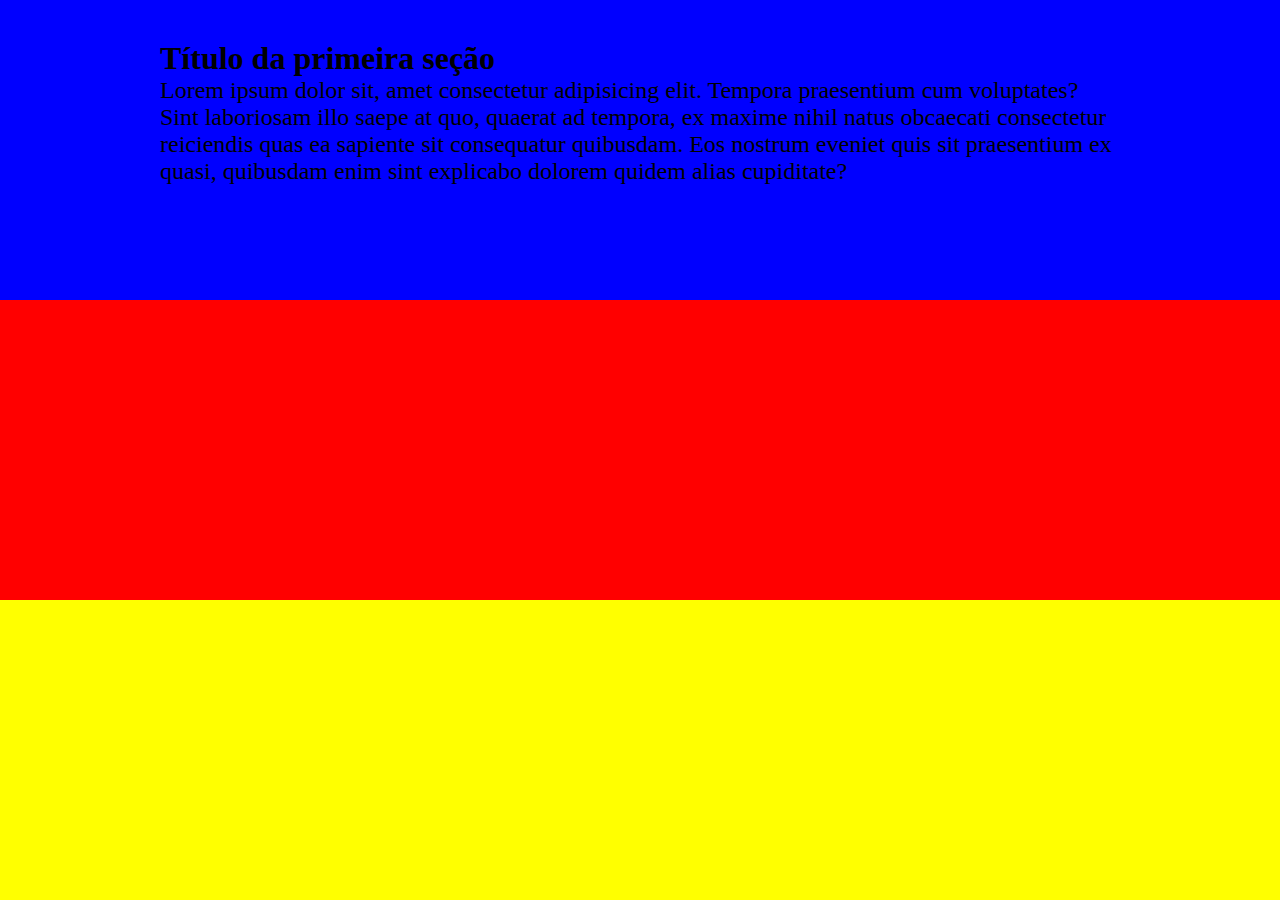
<file: aulas/aula-margin-auto/index.html>
<!DOCTYPE html>
<html lang="pt-br">
  <head>
    <meta charset="UTF-8" />
    <meta http-equiv="X-UA-Compatible" content="IE=edge" />
    <meta name="viewport" content="width=device-width, initial-scale=1.0" />
    <title>Document</title>

    <link rel="stylesheet" href="css/styles.css" />
  </head>
  <body>
    <main>
      <section class="generic-section bg-blue">
        <div class="container">
          <h2>Título da primeira seção</h2>
          <p>
            Lorem ipsum dolor sit, amet consectetur adipisicing elit. Tempora
            praesentium cum voluptates? Sint laboriosam illo saepe at quo,
            quaerat ad tempora, ex maxime nihil natus obcaecati consectetur
            reiciendis quas ea sapiente sit consequatur quibusdam. Eos nostrum
            eveniet quis sit praesentium ex quasi, quibusdam enim sint explicabo
            dolorem quidem alias cupiditate?
          </p>
        </div>
      </section>
      <section class="generic-section bg-red"></section>
      <section class="generic-section bg-yellow"></section>
    </main>
    <footer></footer>
  </body>
</html>
</file>
<file: aula-flexbox/css/styles.css>
* {
  box-sizing: border-box;
  margin: 0;
}
body{
  background-color: #BBB;
}

.container-dos-blocos {
  max-width: 960px;
  margin: 0 auto;
  display: flex;
  flex-wrap: wrap;
}

.bloco {
  width: 280px;
  height: 200px;
  margin: 20px;
  background-color: #fff;
}

.bloco:hover{
  border: 2px solid Red;
}
</file>
<file: aulas-primeiras-tags/css/styles.css>
* {
  font-size: 10px;
}

.cor-laranja {
  color: orange;
}

.cor-laranja:hover {
  color: rgb(233, 222, 202);
}

h1,
h2 {
  color: red;
  font-size: 50px;
}

h1,
h2 {
  color: blue;
}

h1:hover {
  color: rgb(2, 59, 59);
  cursor: pointer;
}

p {
  color: green;
}

.card img {
  width: 200px;
  height: 200px;
}

#titles {
  background-color: aquamarine;
}
</file>
<file: projeto-dsfood/css/styles.css>
/* ELEMENTS */

* {
  box-sizing: border-box;
}

html,
body {
  padding: 0;
  margin: 0;
  font-family: "Roboto", sans-serif;
}

/* CLASSES, IDS */

.nav-container {
  background-color: #cf3527;
  height: 140px;
  width: 100%;
  padding: 20px;
}

.nav-main {
  display: flex;
  justify-content: space-between;
}

.dsfood-logo {
  display: flex;
  flex-direction: column;
  align-items: center;
}

.dsfood-logo img {
  width: 40px;
  height: 40px;
}

.dsfood-logo h1 {
  margin: 0;
  color: #fff;
  font-size: 18px;
}

.dsfood-nav-right {
  display: flex;
  align-items: center;
}

.dsfood-nav-right p {
  display: none;
}

.dsfood-btn-default {
  padding: 0 20px;
  height: 35px;
  border: none;
  border-radius: 4px;
  font-weight: 700;
  color: #6a6a6a;
  background-color: #f8f8f8;
  font-family: "Roboto", sans-serif;
  font-size: 14px;
  cursor: pointer;
}

.dsfood-btn-default:hover {
  background-color: #fff;
}

.dsfood-btn-default:active {
  background-color: #f8f8f8;
}

.dsfood-category-container {
  display: flex;
  justify-content: center;
}

.dsfood-category-container {
  position: relative;
  top: -30px;
  margin-bottom: 10px;
}

.dsfood-btn-category {
  padding: 0;
  width: 120px;
  height: 60px;
  background-color: #ffb647;
  color: #fff;
  border: none;
  border-radius: 4px;
  font-family: "Roboto", sans-serif;
  font-weight: 700;
  font-size: 18px;
  cursor: pointer;
}

.dsfood-btn-category:hover {
  background-color: #ffbb55;
}

.dsfood-btn-category:active {
  background-color: #ffb647;
}

.dsfood-btn-category-ml {
  margin-left: 20px;
}

.dsfood-btn-category-mr {
  margin-right: 20px;
}

.dsfood-catalog-section {
  width: 100%;
  padding: 0 20px;
}

.dsfood-catalog-container {
  width: 100%;
}

.dsfood-catalog-item {
  display: flex;
  margin-bottom: 30px;
}

.dsfood-catalog-item-image {
  width: 90px;
  height: 90px;
  border-radius: 4px 0 0 4px;
}

.dsfood-catalog-item-details-container {
  display: flex;
  flex-direction: column;
  justify-content: space-between;
  flex: 1;
  background-color: #f0eff4;
  padding: 8px 20px;
  border-radius: 0 4px 4px 0;
}

.dsfood-catalog-item-title {
  margin: 0;
  font-size: 14px;
  font-weight: 700;
  color: #3d3d3d;
}

.dsfood-catalog-item-description {
  margin: 0;
  font-size: 10px;
  font-weight: 400;
  color: #3d3d3d;
}

.dsfood-catalog-item-price {
  margin: 0;
  font-size: 14px;
  font-weight: 700;
  color: #5c9f43;
}

@media (min-width: 576px) {
  .nav-container {
    padding: 20px 40px;
  }

  .dsfood-catalog-item-image {
    width: 110px;
    height: 110px;
  }

  .dsfood-catalog-section {
    padding: 0 40px;
  }

  .dsfood-catalog-item-title {
    font-size: 18px;
  }

  .dsfood-catalog-item-description {
    font-size: 12px;
  }

  .dsfood-catalog-item-price {
    font-size: 24px;
  }
}

@media (min-width: 768px) {
  .nav-main {
    max-width: 856px; /* -20 margin, -20 space-around*/
    margin: 0 auto;
  }

  .dsfood-nav-right p {
    margin: 0 15px;
    color: #fff;
    font-size: 14px;
    font-weight: 400;
    display: unset;
  }

  .dsfood-category-container {
    top: -40px;
  }

  .dsfood-btn-category {
    width: 160px;
    height: 80px;
  }

  .dsfood-btn-category-ml {
    margin-left: 40px;
  }

  .dsfood-btn-category-mr {
    margin-right: 40px;
  }

  .dsfood-catalog-container {
    max-width: 896px;
    margin: 0 auto;
    display: flex;
    flex-wrap: wrap;
    justify-content: space-around;
  }

  .dsfood-catalog-item {
    display: flex;
    flex-direction: column;
    width: 260px;
    margin: 0 10px 30px 10px;
  }

  .dsfood-catalog-item-image {
    width: 260px;
    height: 260px;
    border-radius: 4px 4px 0 0;
  }

  .dsfood-catalog-item-details-container {
    border-radius: 0 0 4px 4px;
  }
}

@media (min-width: 992px) {
  .nav-main {
    max-width: 896px;
    margin: 0 auto;
  }

  .dsfood-catalog-container {
    max-width: 896px;
    margin: 0 auto;
    justify-content: space-between;
  }

  .dsfood-catalog-item {
    margin: 0 0 30px 0;
  }
}
</file>
<file: projeto-dstasty/css/styles.css>
@import url("https://fonts.googleapis.com/css2?family=Poppins:wght@400;700&display=swap");

:root {
  --color-red: #f03c42;
  --color-yellow: #fff964;
  --color-white: #fff;
  --bg-light-gray: #e5e5e5;
  --text-gray: #5e5e5e;
  --text-green: #02b814;
}

* {
  font-family: "Poppins", sans-serif;
  box-sizing: border-box;
  margin: 0;
  padding: 0;
}

a,
a:hover {
  color: unset;
  text-decoration: none;
}

header {
  background-color: var(--color-red);
  height: 70px;
  display: flex;
  align-items: center;
  padding: 0 15px;
}

nav h1 {
  text-align: center;
  color: var(--color-yellow);
  font-size: 24px;
}

.container {
  width: 100%;
  max-width: 960px;
  margin: 0 auto;
}

#pizzas {
  padding: 20px 15px;
  background-color: var(--bg-light-gray);
}

.pizza-card {
  display: flex;
  margin: 20px 0;
}

.pizza-card img {
  width: 200px;
  border-radius: 12px 0px 0px 12px;
}

.pizza-card-description {
  background-color: var(--color-white);
  border-radius: 0px 12px 12px 0px;
  padding: 15px;
  display: flex;
  flex-direction: column;
  justify-content: space-between;
}

.pizza-card-description h3 {
  color: var(--text-gray);
  font-size: 24px;
}

.pizza-card-description p {
  color: var(--text-gray);
  font-size: 14px;
}

.pizza-card-description h4 {
  color: var(--text-green);
  font-size: 24px;
}

#comments {
  padding: 20px 15px;
}

#comments h2 {
  text-align: center;
  font-size: 32px;
  color: var(--text-gray);
  margin-bottom: 40px;
}

.card-comment {
  padding: 25px 20px;
  background-color: var(--color-yellow);
  color: var(--color-red);
  border-radius: 12px;
  margin: 20px 0;
}

footer {
  padding: 0 15px;
  height: 120px;
  background-color: var(--color-red);
  color: var(--color-yellow);
  display: flex;
  align-items: center;
}

.footer-content {
  display: flex;
  justify-content: space-between;
}

.footer-content a {
  font-size: 16px;
}

.footer-content address {
  font-size: 16px;
}
</file>
<file: projeto-lojatop/css/styles.css>
/* ELEMENTS */

* {
  box-sizing: border-box;
  padding: 0;
  margin: 0;
  font-family: "Montserrat", sans-serif;
}

a {
  color: #8be8f4;
  text-decoration: none;
}

header {
  background-color: #131a22;
  color: #eee;
  height: 100px;
  width: 100%;
  padding: 20px;
  display: flex;
  align-items: center;
}

footer {
  background-color: #131a22;
  color: #eee;
  height: 200px;
  width: 100%;
  padding: 20px;
  display: flex;
  justify-content: space-between;
}

section {
  min-height: 200px;
  padding: 40px;
}

/* CLASSES, IDS */

.nav-main {
  width: 100%;
  max-width: 960px;
  margin: 0 auto;
  display: flex;
  justify-content: space-between;
}

.nav-main h1 {
  font-size: 30px;
}

.menu-items {
  display: none;
}

.menu-items li {
  font-size: 14px;
  margin-left: 20px;
}

.nav-brand {
  color: #fff;
  font-size: 18px;
  font-weight: 700;
}

.section-categories {
  display: flex;
  flex-direction: column;
  align-items: center;
  background-color: #232f3e;
}

.section-categories h2 {
  color: #eb8f05;
}

.categories-list {
  margin-top: 20px;
  color: #d2d2d2;
  list-style-type: none;
}

.categories-list li {
  margin-bottom: 10px;
}

.section-titles {
  display: flex;
  flex-direction: column;
  align-items: center;
  background-color: #ccc;
}

.section-titles h2 {
  margin-bottom: 60px;
  color: #555;
}

.title-card {
  display: flex;
  flex-direction: column;
  margin-bottom: 40px;
}

.title-card-img {
  width: 300px;
  border-radius: 10px 10px 0 0;
}

.title-card-description {
  background-color: #ddd;
  width: 300px;
  padding: 15px;
  display: flex;
  flex-direction: column;
  justify-content: center;
  border-radius: 0 0 10px 10px;
}

.title-price {
  color: #5aa04e;
  font-weight: 700;
  margin-top: 10px;
  font-size: 28px;
}

.title-price span {
  font-size: 18px;
}

.section-about {
  display: flex;
  flex-direction: column;
  align-items: center;
  background-color: #232f3e;
  color: #d2d2d2;
}

.section-about h2 {
  color: #eb8f05;
}

.section-about h3 {
  margin: 15px 0;
}

.section-about p {
  text-align: center;
}

.footer-content {
  width: 100%;
  max-width: 960px;
  margin: 0 auto;
  display: flex;
  justify-content: space-between;
  align-items: center;
}

.footer-content h2 {
  font-size: 16px;
  margin-bottom: 10px;
}

.footer-content a {
  font-size: 12px;
}

.footer-content address {
  font-size: 12px;
}

@media(min-width: 576px) {
  .menu-items {
    display: flex;
    align-items: center;
    list-style-type: none;
  }

  .title-card {
    flex-direction: row;
  }

  .title-card-img {
    width: 200px;
    border-radius: 10px 0 0 10px;
  }

  .title-card-description {
    border-radius: 0 10px 10px 0;
  }
}
</file>
<file: projeto-profile/css/styles.css>
/* ELEMENTS */

* {
  box-sizing: border-box;
}

html,
body {
  padding: 0;
  margin: 0;
  font-family: "Montserrat", sans-serif;
}

footer {
  height: 120px;
  background-color: #2c3e50;
  display: flex;
  flex-direction: column;
  align-items: center;
}

/* CLASSES, IDS */

.nav-container {
  background-color: #2c3e50;
  height: 100px;
  width: 100%;
  padding: 20px;
  position: fixed;
}

.nav-main {
  width: 100%;
  max-width: 960px;
  margin: 0 auto;
  display: flex;
  flex-direction: column;
  align-items: center;
}

.nav-main a {
  color: #fff;
  text-transform: uppercase;
  text-decoration: none;
}

.menu-items {
  display: flex;
  list-style-type: none;
  margin: 0;
  padding: 0;
}

.menu-items li {
  margin: 10px;
  font-size: 14px;
}

.nav-brand {
  font-size: 18px;
  font-weight: 700;
  margin-bottom: 5px;
}

.profile-container {
  background-color: #1abc9c;
  color: #fff;
  padding: 160px 0 60px 0;
  display: flex;
  flex-direction: column;
  align-items: center;
}

.profile-avatar img {
  width: 150px;
}

.profile-title {
  margin: 35px 0 0 0;
  font-size: 2rem;
}

.profile-description {
  margin: 0;
  font-size: 1rem;
}

#portfolio {
  width: 100%;
  max-width: 960px;
  margin: 0 auto;
}

.portfolio-title {
  font-size: 2rem;
  text-transform: uppercase;
  text-align: center;
  color: #2c3e50;
  margin: 60px 0 10px 0;
}

.portfolio-container {
  display: flex;
  justify-content: center;
  flex-wrap: wrap;
}

.portfolio-item {
  width: calc(100% - 40px);
  max-width: 420px;
  border-radius: 10px;
  cursor: pointer;
  margin: 20px;
}

.footer-title {
  color: #fff;
  font-size: 14px;
  margin-top: 30px;
}

.social-container img {
  width: 32px;
  height: 32px;
  margin: 10px;
}

@media (min-width: 768px) {
  html {
    font-size: 24px;
  }
}
</file>
<file: aulas/aula-borda-sombra/css/styles.css>
@import url('https://fonts.googleapis.com/css2?family=Poppins:wght@400;700&display=swap');

* {
    margin: 0;
    padding: 0;
    box-sizing: border-box;
    font-family: 'Poppins', sans-serif;
}

.generic-section {
    min-height: 300px;
    padding: 40px 20px;
}

.bg-gray {
    background-color: #ddd;
}

.generic-section h2 {
    font-size: 32px;
}

.generic-section p {
    font-size: 24px;
}

.container {
    width: 100%;
    max-width: 960px;
    margin: 0 auto;
}

.form-card {
    background-color: #fff;
    padding: 20px;
    max-width: 600px;
    border-radius: 10px;
    box-shadow: 0px 4px 4px rgba(0, 0, 0, 0.25);
    border: 1px solid #999;
}

.form-card form {
    display: flex;
    flex-direction: column;
}

form input {
    border: none;
    background-color: #ddd;
    height: 50px;
    margin-bottom: 20px;
}

form input:focus {
    outline: 1px solid #999;
}
</file>
<file: aulas/aula-calc-vh-vw/css/styles.css>
@import url("https://fonts.googleapis.com/css2?family=Poppins:wght@400;700&display=swap");

:root {
  --main-color: #205520;
  --secondary-color: #552055;
  --dark-gray: #666;
  --light-gray: #ddd;
  --color-white: #fff;
}

* {
  margin: 0;
  padding: 0;
  box-sizing: border-box;
  font-family: "Poppins", sans-serif;
}

a,
a:hover {
  text-decoration: none;
  color: unset;
}

header {
  height: 100px;
  background-color: var(--main-color);
}

footer {
  height: 200px;
  background-color: var(--secondary-color);
}

main {
  min-height: calc(100vh - 300px);
}

.generic-section {
  min-height: 300px;
  padding: 60px 20px;
}

.bg-gray {
  background-color: var(--light-gray);
}

.generic-section h2 {
  color: var(--main-color);
  font-size: 32px;
}

.generic-section p {
  font-size: 24px;
  color: var(--dark-gray);
}

.container {
  width: 100%;
  max-width: 960px;
  margin: 0 auto;
}

.buttons-container {
  display: flex;
  margin-top: 30px;
}

.link-button {
  height: 60px;
  padding: 20px;
  border-radius: 8px;
  background-color: var(--secondary-color);
  color: var(--color-white);
}
</file>
<file: aulas/aula-footer-flexbox/css/styles.css>
@import url('https://fonts.googleapis.com/css2?family=Poppins:wght@400;700&display=swap');

* {
    margin: 0;
    padding: 0;
    box-sizing: border-box;
    font-family: 'Poppins', sans-serif;
}

a, a:hover {
    text-decoration: none;
    color: unset;
}

.generic-section {
    min-height: 300px;
    padding: 40px 20px;
}

.bg-blue {
    background-color: blue;
}

.bg-red {
    background-color: red;
}

.bg-yellow {
    background-color: yellow;
}

.generic-section h2 {
    font-size: 32px;
}

.generic-section p {
    font-size: 24px;
}

.container {
    width: 100%;
    max-width: 960px;
    margin: 0 auto;
}

footer {
    padding: 40px 20px;
    background-color: #000;
    color: #fff;
    display: flex;
    align-items: center;
}

.footer-links-container a {
    display: block;
    text-align: center;
}

.footer-content {
    display: flex;
    justify-content: space-between;
    align-items: center;
}

.footer-company-container {
    display: flex;
    flex-direction: column;
    align-items: center;
}

.footer-company-container p {
    text-align: center;
}

.footer-company-container img {
    width: 200px;
    margin-bottom: 10px;
}
</file>
<file: aulas/aula-google-fonts/css/styles.css>
@import url('https://fonts.googleapis.com/css2?family=Poppins:wght@400;700&display=swap');

* {
    margin: 0;
    padding: 0;
    box-sizing: border-box;
    font-family: 'Poppins', sans-serif;
}

.generic-section {
    min-height: 300px;
    padding: 40px 20px;
}

.bg-blue {
    background-color: blue;
}

.bg-red {
    background-color: red;
}

.bg-yellow {
    background-color: yellow;
}

h2 {
    font-size: 32px;
}

p {
    font-size: 24px;
}

.container {
    width: 100%;
    max-width: 960px;
    margin: 0 auto;
}
</file>
<file: aulas/aula-margin-auto/css/styles.css>
* {
    margin: 0;
    padding: 0;
    box-sizing: border-box;
}

.generic-section {
    min-height: 300px;
    padding: 40px 20px;
}

.bg-blue {
    background-color: blue;
}

.bg-red {
    background-color: red;
}

.bg-yellow {
    background-color: yellow;
}

h2 {
    font-size: 32px;
}

p {
    font-size: 24px;
}

.container {
    width: 100%;
    max-width: 960px;
    margin: 0 auto;
}
</file>
